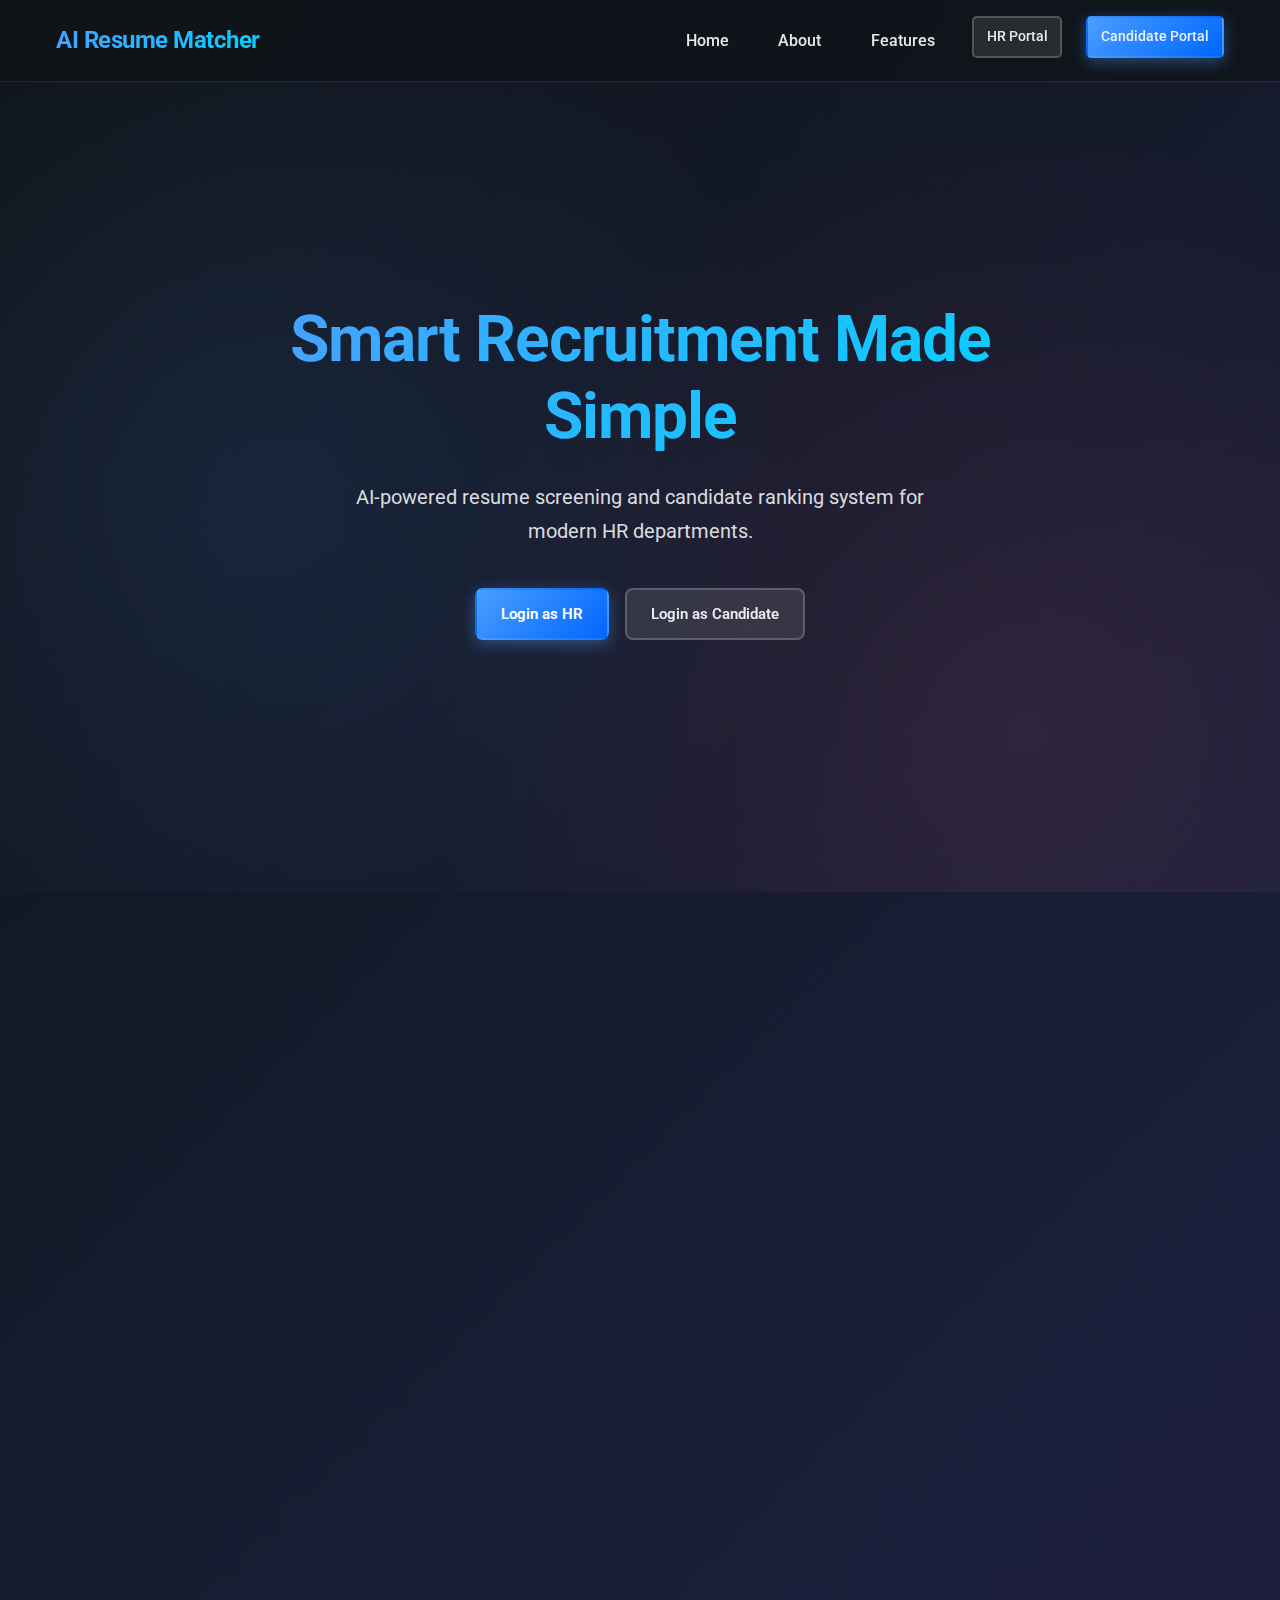
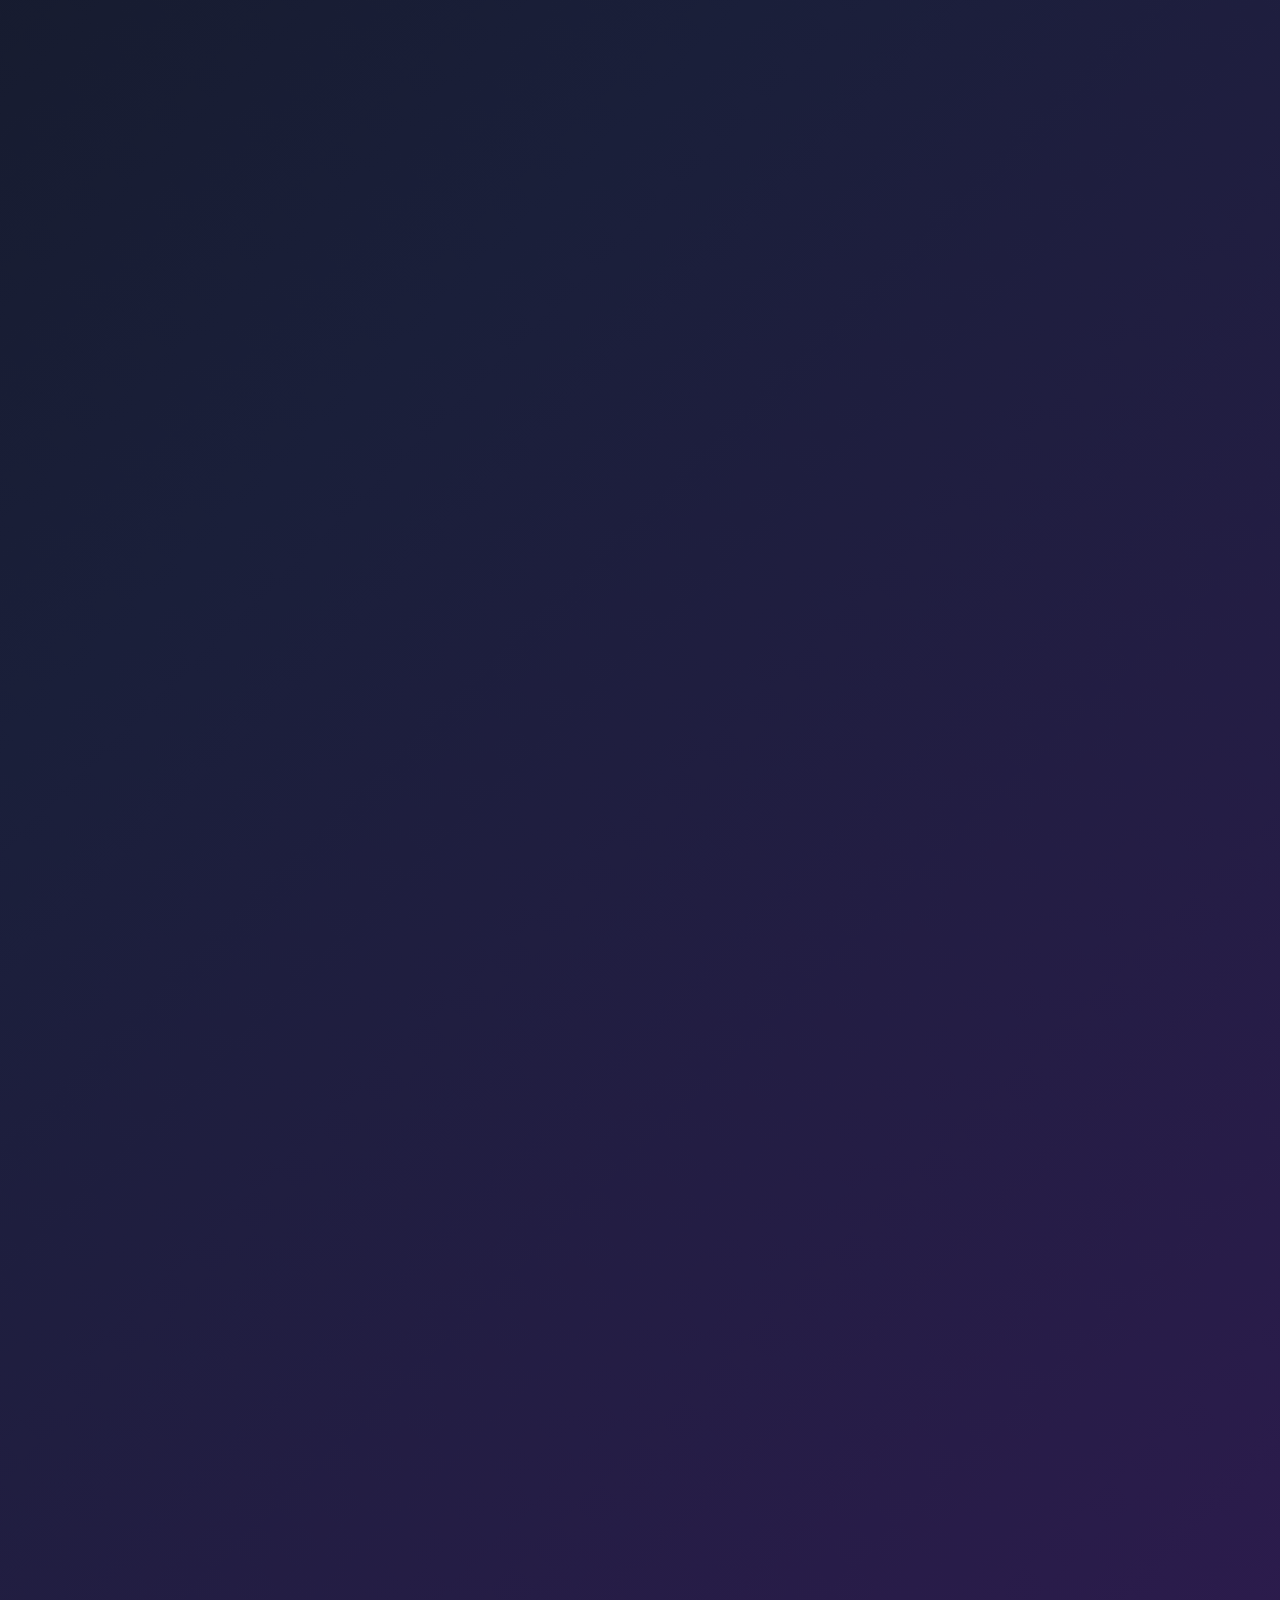
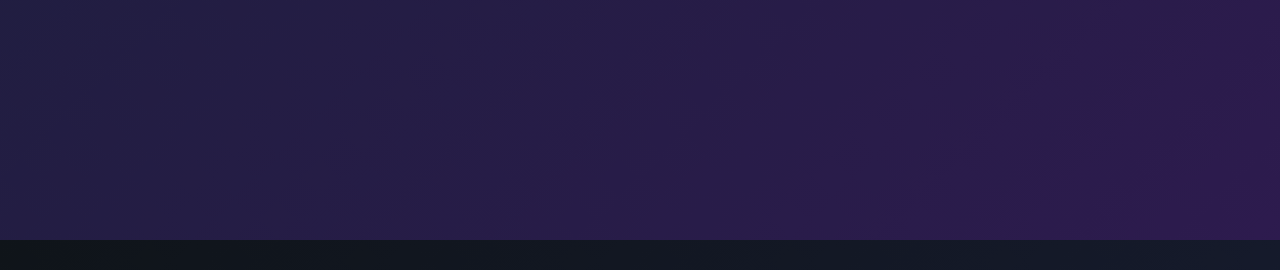
<file: frontend/index.html>
<!DOCTYPE html>
<html lang="en">
<head>
  <meta charset="UTF-8">
  <meta name="viewport" content="width=device-width, initial-scale=1.0">
  <title>AI Resume Matcher</title>
  <link rel="icon" type="image/x-icon" href="/favicon.ico">
  <link rel="stylesheet" href="css/style.css">
  <link href="https://fonts.googleapis.com/css2?family=Roboto:wght@400;500;700&display=swap" rel="stylesheet">
  <meta name="description" content="AI-Based HR Resume Recommender System - Streamline your recruitment process with AI-powered candidate matching">
  <meta name="keywords" content="AI, recruitment, resume matching, HR, candidate ranking">
</head>
<body data-page="landing">

  <!-- Navigation Bar -->
  <nav class="navbar">
    <div class="container navbar-container">
      <div class="nav-brand">
        <a href="#home" class="gradient-text-link"><h2 class="gradient-text">AI Resume Matcher</h2></a>
      </div>
      <ul class="nav-menu">
        <li><a href="#home">Home</a></li>
        <li><a href="#about">About</a></li>
        <li><a href="#features">Features</a></li>
        <li><a href="hr/hr-login.html" class="btn btn-small btn-outline">HR Portal</a></li>
        <li><a href="candidate/candidate-login.html" class="btn btn-small btn-primary">Candidate Portal</a></li>
      </ul>
    </div>
  </nav>

  <!-- Hero Section -->
  <section id="home" class="hero reveal">
    <div class="container">
      <div class="hero-content">
        <h1>Smart Recruitment Made Simple</h1>
        <p class="lead">AI-powered resume screening and candidate ranking system for modern HR departments.</p>
        <div class="hero-buttons">
          <a href="hr/hr-login.html" class="btn btn-primary">Login as HR</a>
          <a href="candidate/candidate-login.html" class="btn">Login as Candidate</a>
        </div>
      </div>
    </div>
  </section>

  <!-- About Section -->
  <section id="about" class="about reveal">
    <div class="container">
      <h2 class="section-title">About the System</h2>
      <div class="about-content">
        <div class="about-text card reveal">
          <h3>Revolutionizing Recruitment with AI</h3>
          <p>Our AI-Based HR Resume Recommender System streamlines the hiring process by automatically analyzing, ranking, and filtering candidate resumes based on job requirements. Using advanced NLP and Machine Learning, we help HR departments save time and make better hiring decisions.</p>
          <p>The system intelligently matches candidates' education levels and skills with job descriptions, ensuring only the most qualified applicants reach your desk.</p>
        </div>
        <div class="about-stats reveal">
          <div class="stat-card">
            <h3>75%</h3>
            <p>Time Saved</p>
          </div>
          <div class="stat-card">
            <h3>95%</h3>
            <p>Accuracy Rate</p>
          </div>
          <div class="stat-card">
            <h3>100+</h3>
            <p>Resumes/Hour</p>
          </div>
        </div>
      </div>
    </div>
  </section>

  <!-- Features Section -->
<section id="features" class="features reveal">
  <div class="container">
    <h2 class="section-title">Key Features</h2>
    <div class="features-grid">
      <div class="feature-card reveal">
        <div class="feature-icon">🤖</div>
        <h3>AI-Powered Ranking</h3>
        <p>Advanced algorithms analyze and rank candidates based on skills and qualifications</p>
      </div>
      <div class="feature-card reveal">
        <div class="feature-icon">⚡</div>
        <h3>Automated Filtering</h3>
        <p>Automatically filter out unqualified candidates to save review time</p>
      </div>
      <div class="feature-card reveal">
        <div class="feature-icon">📊</div>
        <h3>Smart Dashboard</h3>
        <p>Intuitive interface displaying ranked candidates and match percentages</p>
      </div>
      <div class="feature-card reveal">
        <div class="feature-icon">🎯</div>
        <h3>Skill Matching</h3>
        <p>Semantic understanding of skills beyond simple keyword matching</p>
      </div>
      <div class="feature-card reveal">
        <div class="feature-icon">📝</div>
        <h3>Easy Job Posting</h3>
        <p>HR can quickly post job vacancies with detailed requirements</p>
      </div>
      <div class="feature-card reveal">
        <div class="feature-icon">👥</div>
        <h3>Candidate Portal</h3>
        <p>Candidates can browse jobs and submit applications seamlessly</p>
      </div>
    </div>
  </div>
</section>


  <!-- How It Works Section -->
  <section class="how-it-works reveal">
    <div class="container">
      <h2 class="section-title">How It Works</h2>
      <div class="steps">
        <div class="step reveal">
          <div class="step-number">1</div>
          <h3>HR Posts Job</h3>
          <p>Create detailed job postings with required skills and qualifications</p>
        </div>
        <div class="step reveal">
          <div class="step-number">2</div>
          <h3>Candidates Apply</h3>
          <p>Job seekers browse openings and upload their resumes</p>
        </div>
        <div class="step reveal">
          <div class="step-number">3</div>
          <h3>AI Analysis</h3>
          <p>System analyzes resumes using NLP and machine learning</p>
        </div>
        <div class="step reveal">
          <div class="step-number">4</div>
          <h3>View Rankings</h3>
          <p>HR reviews ranked candidates and makes informed decisions</p>
        </div>
      </div>
    </div>
  </section>

  <!-- Footer -->
  <footer class="reveal">
    <div class="container">
      <p>&copy; 2025 AI Resume Matcher. All Rights Reserved.</p>
    </div>
  </footer>

  <script src="js/main.js"></script>
</body>
</html>
</file>
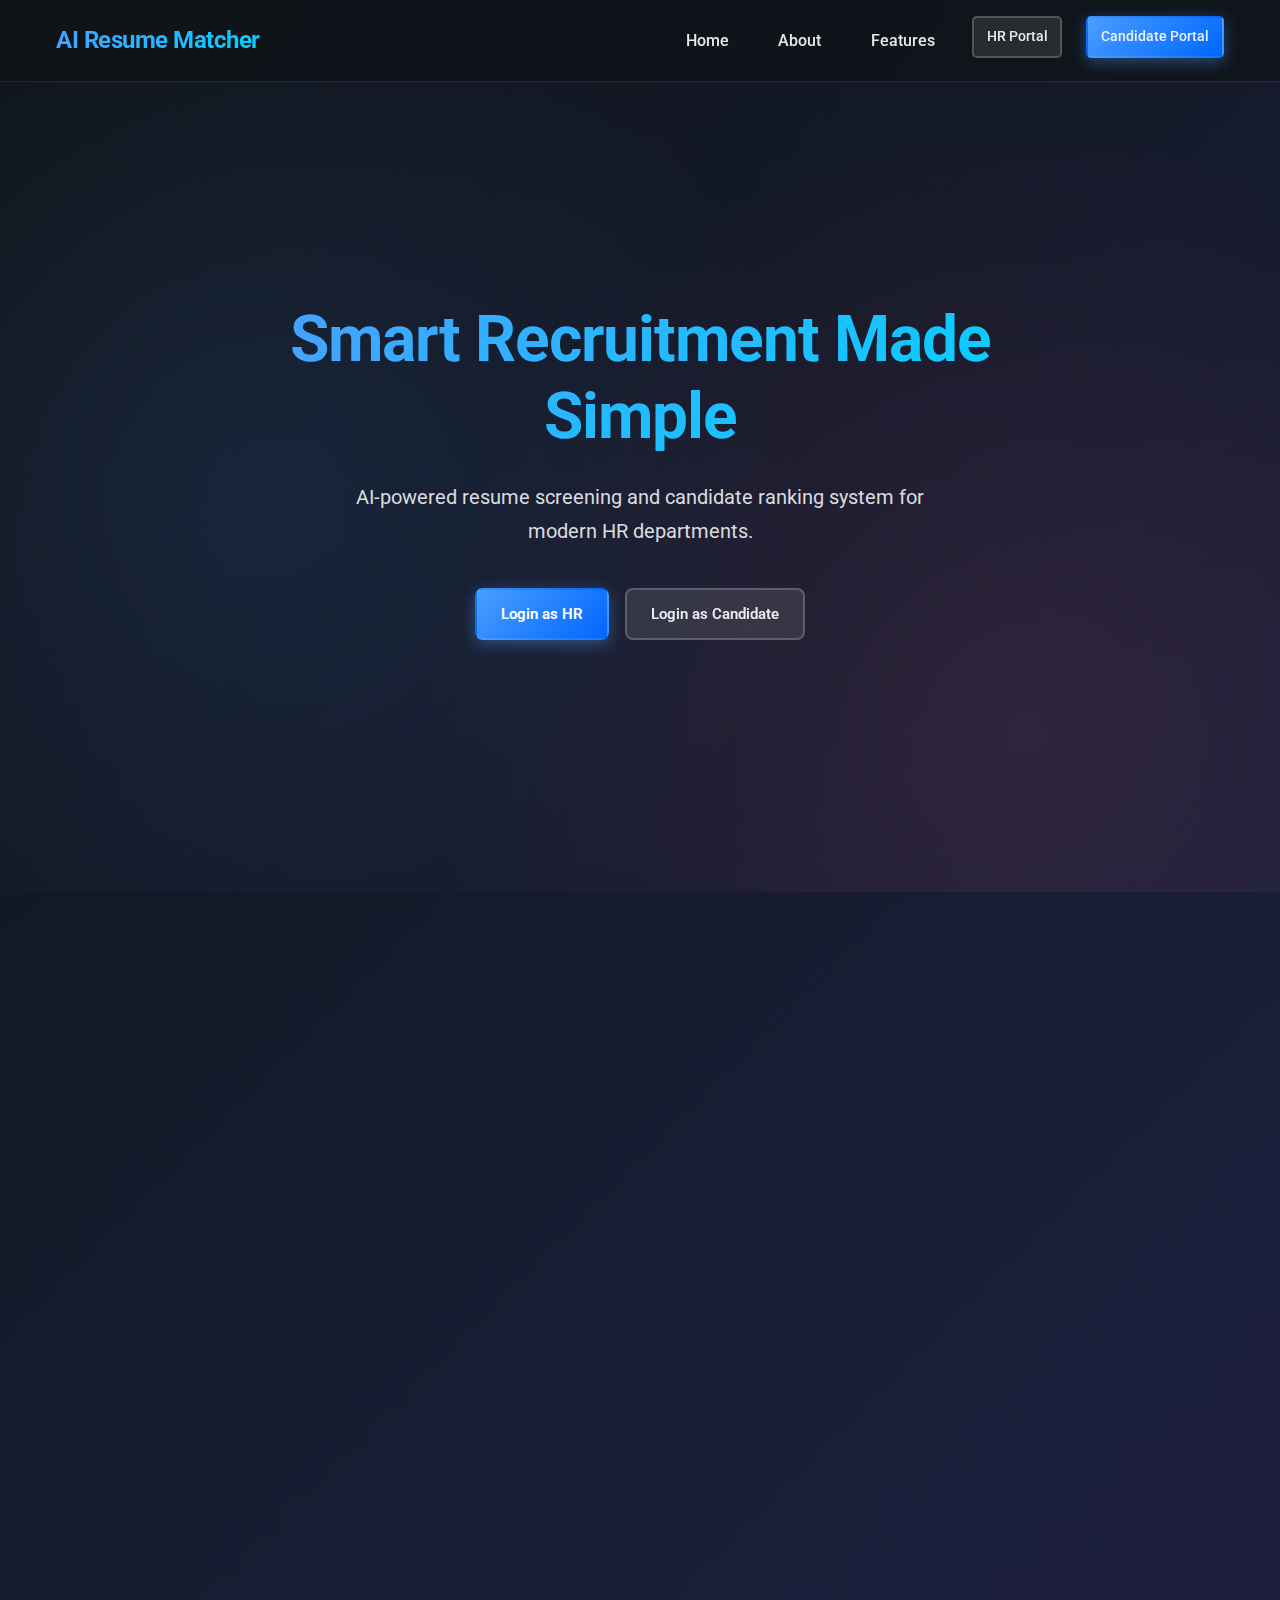
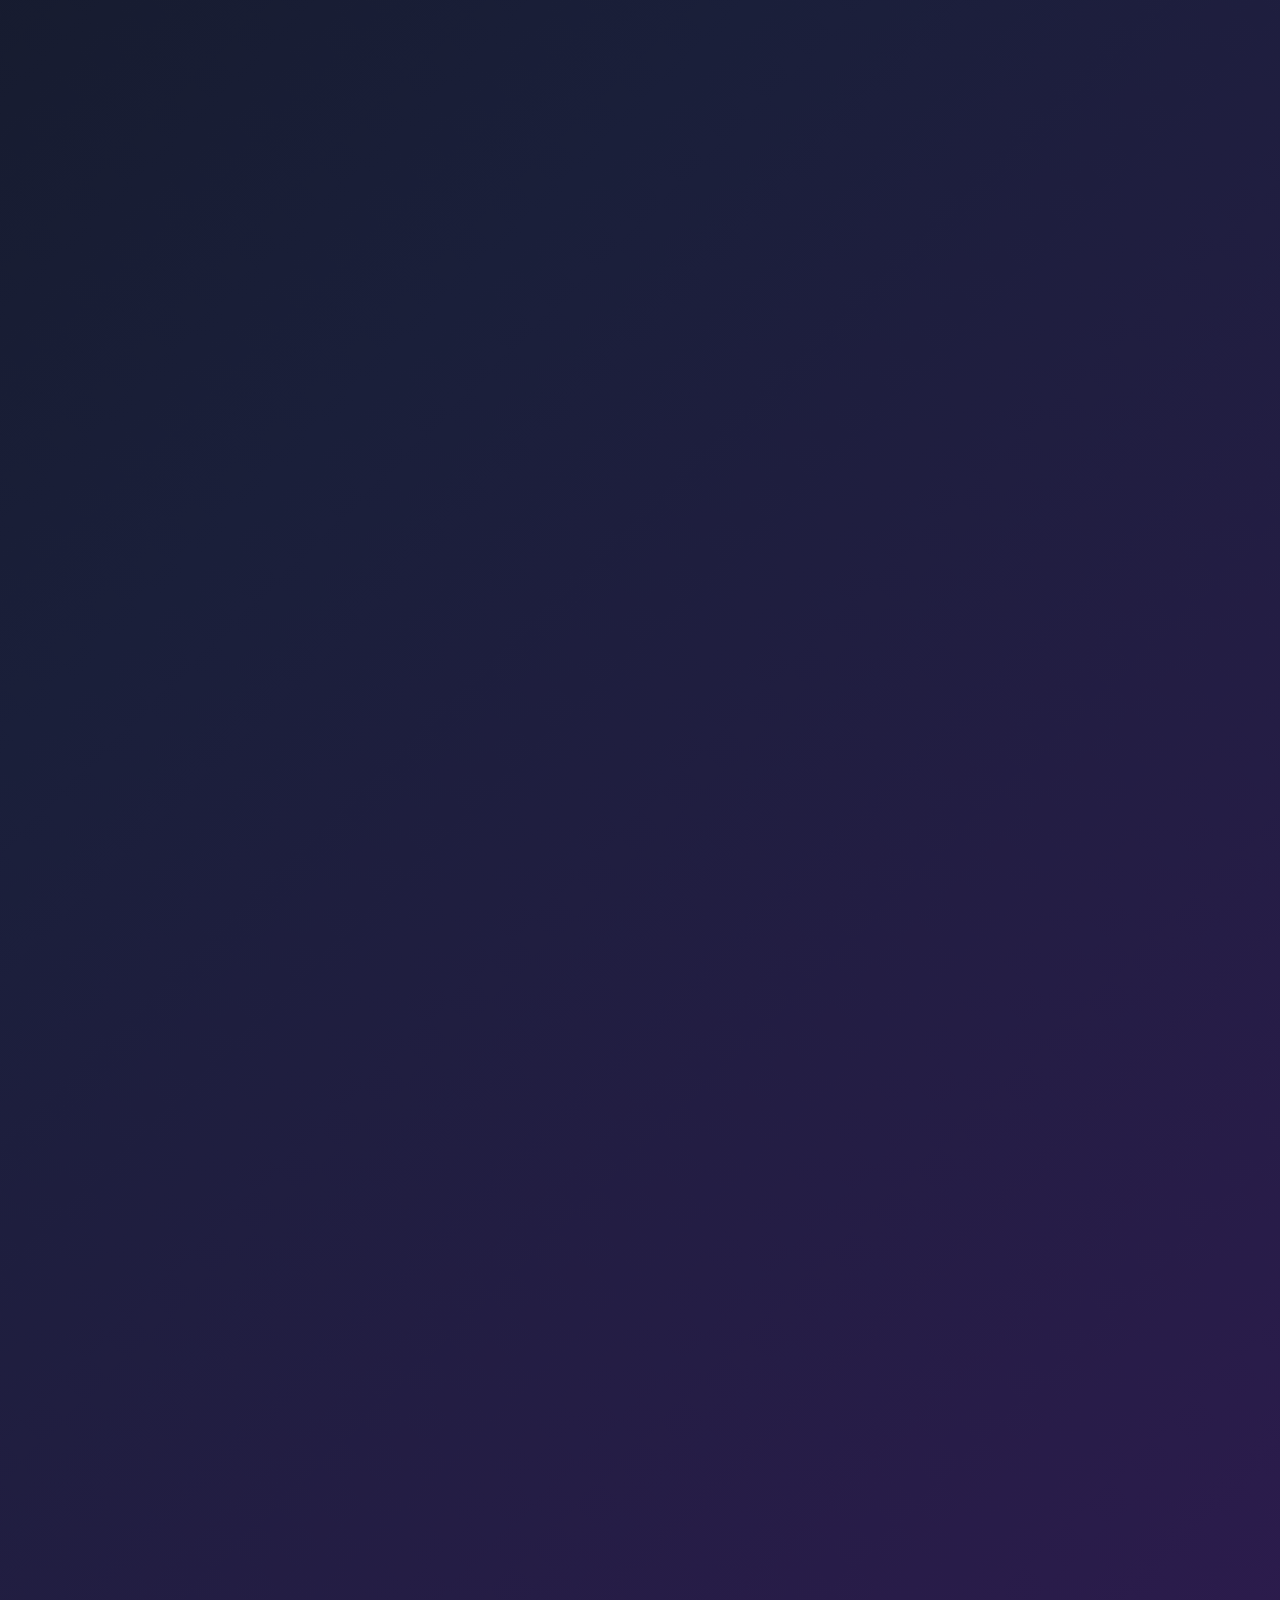
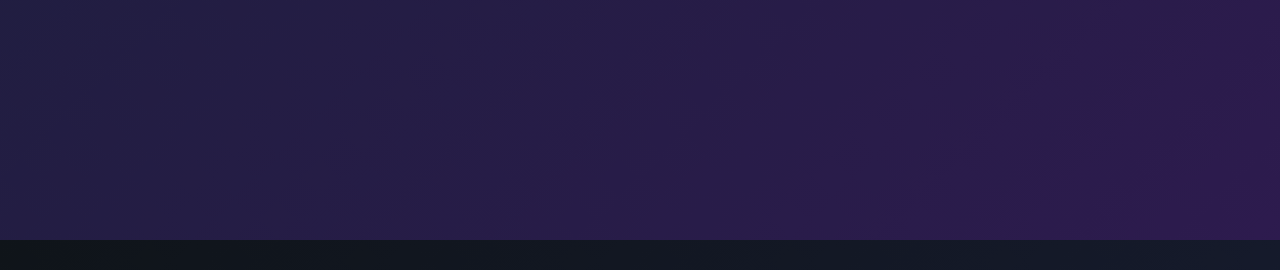
<file: frontend/candidate/applications.html>
<!DOCTYPE html>
<html lang="en">
<head>
  <meta charset="UTF-8">
  <meta name="viewport" content="width=device-width, initial-scale=1.0">
  <title>My Applications - AI Resume Matcher</title>
  <link rel="icon" type="image/x-icon" href="/favicon.ico">
  <link rel="stylesheet" href="../css/style.css">
  <link rel="stylesheet" href="candidate-style.css">
  <link href="https://fonts.googleapis.com/css2?family=Roboto:wght@400;500;700&display=swap" rel="stylesheet">
</head>
<body>
  <!-- Navbar -->
  <nav class="navbar">
    <div class="container navbar-container">
      <div class="nav-brand">
        <a href="../index.html" class="gradient-text-link"><h2 class="gradient-text">AI Resume Matcher</h2></a>
      </div>
      <ul class="nav-menu">
        <li><a href="job-listing.html">Browse Jobs</a></li>
        <li><a href="resume-upload.html">My Resume</a></li>
        <li><a href="applications.html" class="active">My Applications</a></li>
        <li><a href="#" id="logoutBtn">Logout</a></li>
      </ul>
    </div>
  </nav>

  <!-- Applications Content -->
  <div class="page-container">
    <div class="container">
      <div class="page-header">
        <h1>My Applications</h1>
        <p>Track your job applications and view AI match scores</p>
      </div>

      <!-- Filter Section -->
      <div class="filter-section" style="margin-bottom: 2rem;">
        <div style="display: flex; gap: 1rem; align-items: center;">
          <label for="statusFilter" style="color: rgba(255,255,255,0.9); font-weight: 500;">Filter by Status:</label>
          <select id="statusFilter" style="padding: 0.5rem 1rem; border-radius: 8px; border: 1px solid rgba(255,255,255,0.2); background: rgba(255,255,255,0.1); color: white;">
            <option value="ALL">All Applications</option>
            <option value="PENDING">Pending</option>
            <option value="REVIEWED">Reviewed</option>
            <option value="SHORTLISTED">Shortlisted</option>
            <option value="REJECTED">Rejected</option>
          </select>
          <span id="applicationCount" style="color: rgba(255,255,255,0.7); margin-left: auto;"></span>
        </div>
      </div>

      <!-- Loading State -->
      <div id="loadingState" style="display: none; text-align: center; padding: 3rem;">
        <div class="spinner" style="margin: 0 auto; width: 50px; height: 50px; border: 4px solid rgba(255,255,255,0.1); border-top: 4px solid #4a9eff; border-radius: 50%; animation: spin 1s linear infinite;"></div>
        <p style="color: rgba(255,255,255,0.7); margin-top: 1rem;">Loading your applications...</p>
      </div>

      <!-- Applications Grid -->
      <div id="applicationsGrid" class="applications-grid">
        <!-- Applications will be populated here -->
      </div>

      <!-- Empty State -->
      <div id="emptyState" style="display: none; text-align: center; padding: 3rem;">
        <div style="font-size: 4rem; margin-bottom: 1rem;">📋</div>
        <h3 style="color: rgba(255,255,255,0.9); margin-bottom: 0.5rem;">No Applications Yet</h3>
        <p style="color: rgba(255,255,255,0.6); margin-bottom: 1.5rem;">Start applying to jobs to see them here!</p>
        <a href="job-listing.html" class="btn btn-primary">Browse Jobs</a>
      </div>
    </div>
  </div>

  <style>
    @keyframes spin {
      to { transform: rotate(360deg); }
    }

    .applications-grid {
      display: grid;
      grid-template-columns: repeat(auto-fill, minmax(400px, 1fr));
      gap: 1.5rem;
    }

    .application-card {
      background: rgba(255, 255, 255, 0.05);
      border: 1px solid rgba(255, 255, 255, 0.1);
      border-radius: 12px;
      padding: 1.5rem;
      transition: all 0.3s ease;
    }

    .application-card:hover {
      background: rgba(255, 255, 255, 0.08);
      border-color: rgba(74, 158, 255, 0.5);
      transform: translateY(-2px);
      box-shadow: 0 8px 16px rgba(0, 0, 0, 0.2);
    }

    .app-header {
      display: flex;
      justify-content: space-between;
      align-items: start;
      margin-bottom: 1rem;
    }

    .app-title {
      color: #fff;
      font-size: 1.25rem;
      font-weight: 600;
      margin-bottom: 0.5rem;
    }

    .status-badge {
      padding: 0.25rem 0.75rem;
      border-radius: 20px;
      font-size: 0.75rem;
      font-weight: 600;
      text-transform: uppercase;
    }

    .status-PENDING { background: rgba(255, 193, 7, 0.2); color: #ffc107; }
    .status-REVIEWED { background: rgba(33, 150, 243, 0.2); color: #2196F3; }
    .status-SHORTLISTED { background: rgba(76, 175, 80, 0.2); color: #4CAF50; }
    .status-REJECTED { background: rgba(244, 67, 54, 0.2); color: #f44336; }

    .app-meta {
      color: rgba(255, 255, 255, 0.6);
      font-size: 0.9rem;
      margin-bottom: 1rem;
    }

    .score-section {
      background: rgba(74, 158, 255, 0.1);
      border-radius: 8px;
      padding: 1rem;
      margin-bottom: 1rem;
    }

    .score-label {
      color: rgba(255, 255, 255, 0.7);
      font-size: 0.85rem;
      margin-bottom: 0.5rem;
    }

    .score-value {
      color: #4a9eff;
      font-size: 2rem;
      font-weight: 700;
    }

    .score-breakdown {
      display: grid;
      grid-template-columns: repeat(3, 1fr);
      gap: 0.5rem;
      margin-top: 0.75rem;
    }

    .score-item {
      text-align: center;
    }

    .score-item-label {
      color: rgba(255, 255, 255, 0.5);
      font-size: 0.75rem;
    }

    .score-item-value {
      color: rgba(255, 255, 255, 0.9);
      font-size: 1.1rem;
      font-weight: 600;
    }

    .app-actions {
      display: flex;
      gap: 0.5rem;
    }

    .btn-small {
      padding: 0.5rem 1rem;
      font-size: 0.9rem;
      flex: 1;
    }
  </style>

  <script src="../config.js"></script>
  <script src="../js/auth.js"></script>
  <script>
    // Protect this page - require authentication
    window.auth.requireAuth();
  </script>
  <script src="applications.js"></script>
  <script src="candidate-main.js"></script>
</body>
</html>
</file>
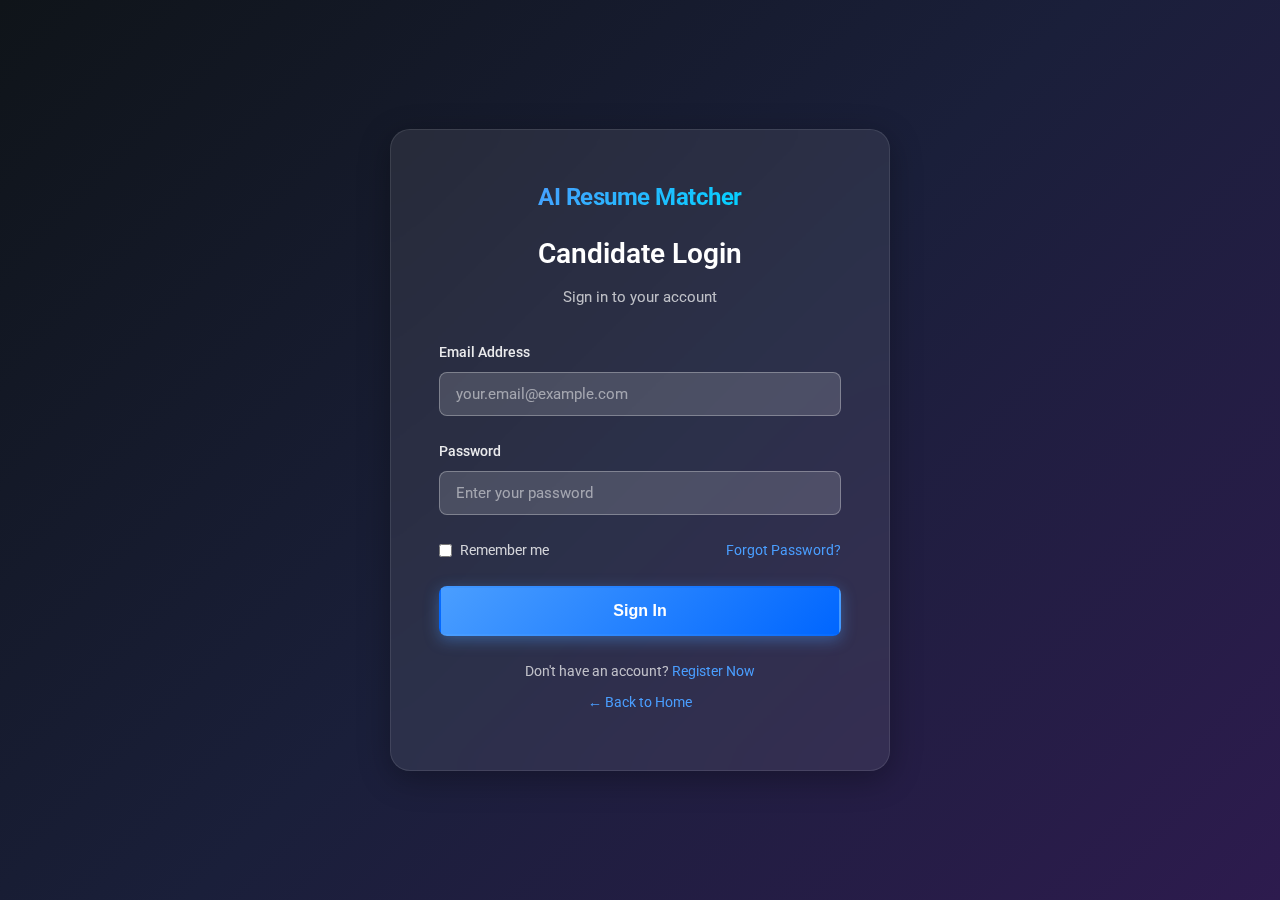
<file: frontend/candidate/candidate-login.html>
<!DOCTYPE html>
<html lang="en">
<head>
  <meta charset="UTF-8">
  <meta name="viewport" content="width=device-width, initial-scale=1.0">
  <title>Candidate Login - AI Resume Matcher</title>
  <link rel="icon" type="image/x-icon" href="/favicon.ico">
  <link rel="stylesheet" href="../css/style.css">
  <link rel="stylesheet" href="candidate-style.css">
  <link href="https://fonts.googleapis.com/css2?family=Roboto:wght@400;500;700&display=swap" rel="stylesheet">
</head>
<body>
  <div class="login-container">
    <div class="login-card">
      <div class="login-header">
        <a href="../index.html" class="logo-link">
          <h2 class="gradient-text">AI Resume Matcher</h2>
        </a>
        <h3>Candidate Login</h3>
        <p>Sign in to your account</p>
      </div>
      
      <form class="login-form" id="candidateLoginForm">
        <div class="form-group">
          <label for="email">Email Address</label>
          <input type="email" id="email" name="email" placeholder="your.email@example.com" required>
        </div>
        
        <div class="form-group">
          <label for="password">Password</label>
          <input type="password" id="password" name="password" placeholder="Enter your password" required>
        </div>
        
        <div class="form-options">
          <label class="checkbox-label">
            <input type="checkbox" name="remember">
            <span>Remember me</span>
          </label>
          <a href="#" class="forgot-link">Forgot Password?</a>
        </div>
        
        <button type="submit" class="btn btn-primary btn-full">Sign In</button>
      </form>
      
      <div class="login-footer">
        <p>Don't have an account? <a href="candidate-register.html">Register Now</a></p>
        <p><a href="../index.html">← Back to Home</a></p>
      </div>
    </div>
  </div>

  <script src="../config.js"></script>
  <script src="../js/auth.js"></script>
  <script src="candidate-main.js"></script>
</body>
</html>
</file>
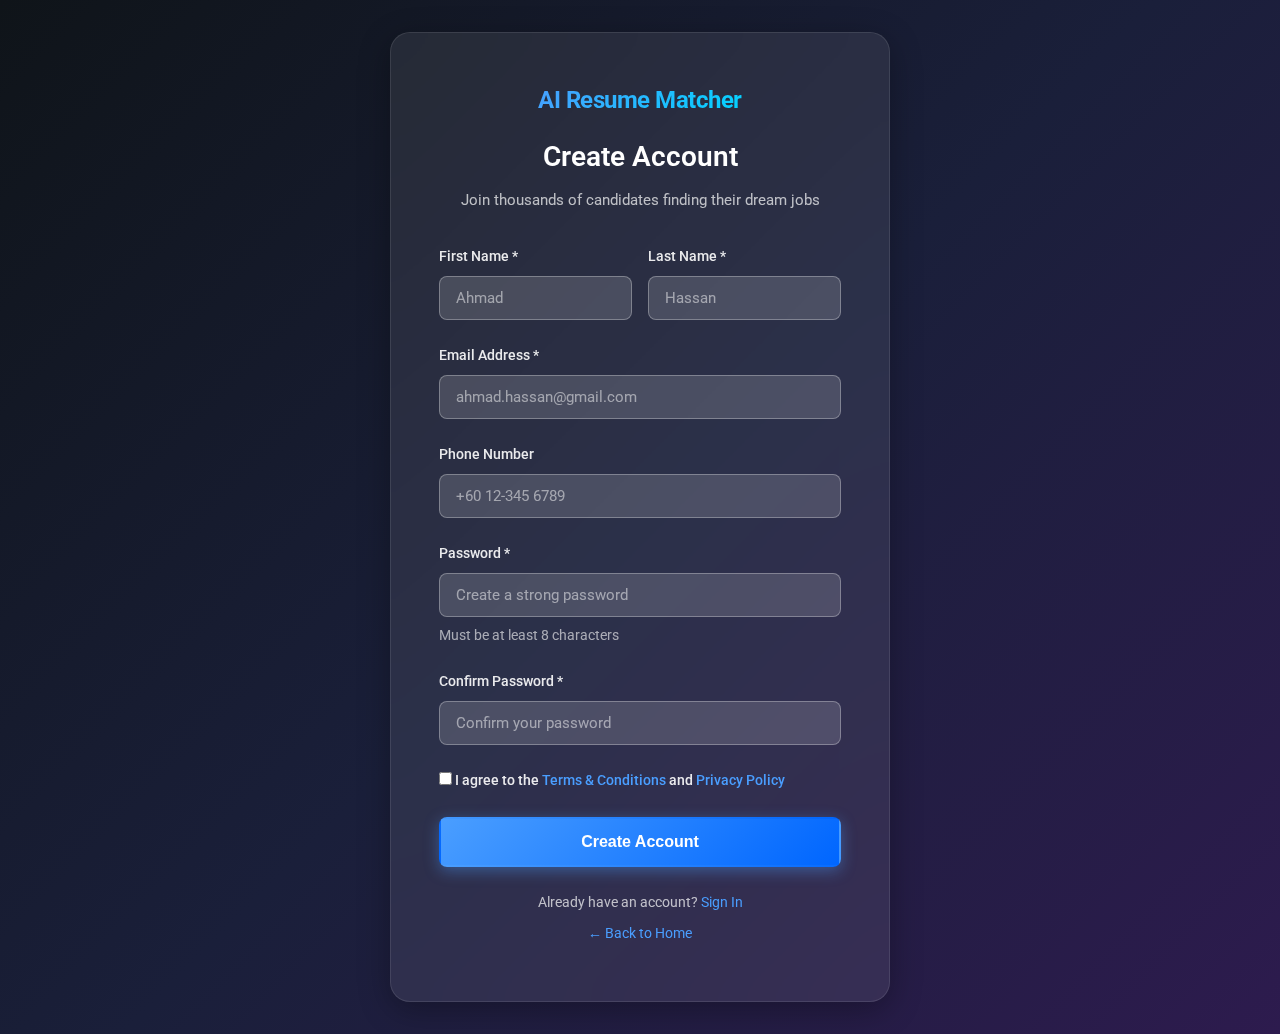
<file: frontend/candidate/candidate-register.html>
<!DOCTYPE html>
<html lang="en">
<head>
  <meta charset="UTF-8">
  <meta name="viewport" content="width=device-width, initial-scale=1.0">
  <title>Candidate Registration - AI Resume Matcher</title>
  <link rel="icon" type="image/x-icon" href="/favicon.ico">
  <link rel="stylesheet" href="../css/style.css">
  <link rel="stylesheet" href="candidate-style.css">
  <link href="https://fonts.googleapis.com/css2?family=Roboto:wght@400;500;700&display=swap" rel="stylesheet">
</head>
<body>
  <div class="login-container">
    <div class="login-card">
      <div class="login-header">
        <a href="../index.html" class="logo-link">
          <h2 class="gradient-text">AI Resume Matcher</h2>
        </a>
        <h3>Create Account</h3>
        <p>Join thousands of candidates finding their dream jobs</p>
      </div>
      
      <form class="login-form" id="registerForm">
        <div class="form-row">
          <div class="form-group">
            <label for="firstName">First Name *</label>
            <input type="text" id="firstName" name="firstName" placeholder="Ahmad" required>
          </div>
          
          <div class="form-group">
            <label for="lastName">Last Name *</label>
            <input type="text" id="lastName" name="lastName" placeholder="Hassan" required>
          </div>
        </div>
        
        <div class="form-group">
          <label for="email">Email Address *</label>
          <input type="email" id="email" name="email" placeholder="ahmad.hassan@gmail.com" required>
        </div>
        
        <div class="form-group">
          <label for="phone">Phone Number</label>
          <input type="tel" id="phone" name="phone" placeholder="+60 12-345 6789">
        </div>
        
        <div class="form-group">
          <label for="password">Password *</label>
          <input type="password" id="password" name="password" placeholder="Create a strong password" required>
          <small>Must be at least 8 characters</small>
        </div>
        
        <div class="form-group">
          <label for="confirmPassword">Confirm Password *</label>
          <input type="password" id="confirmPassword" name="confirmPassword" placeholder="Confirm your password" required>
        </div>
        
        <div class="form-group">
          <label class="checkbox-label">
            <input type="checkbox" name="terms" required>
            <span>I agree to the <a href="#">Terms & Conditions</a> and <a href="#">Privacy Policy</a></span>
          </label>
        </div>
        
        <button type="submit" class="btn btn-primary btn-full">Create Account</button>
      </form>
      
      <div class="login-footer">
        <p>Already have an account? <a href="candidate-login.html">Sign In</a></p>
        <p><a href="../index.html">← Back to Home</a></p>
      </div>
    </div>
  </div>

  <script src="../config.js"></script>
  <script src="../js/auth.js"></script>
  <script src="candidate-main.js"></script>
</body>
</html>
</file>
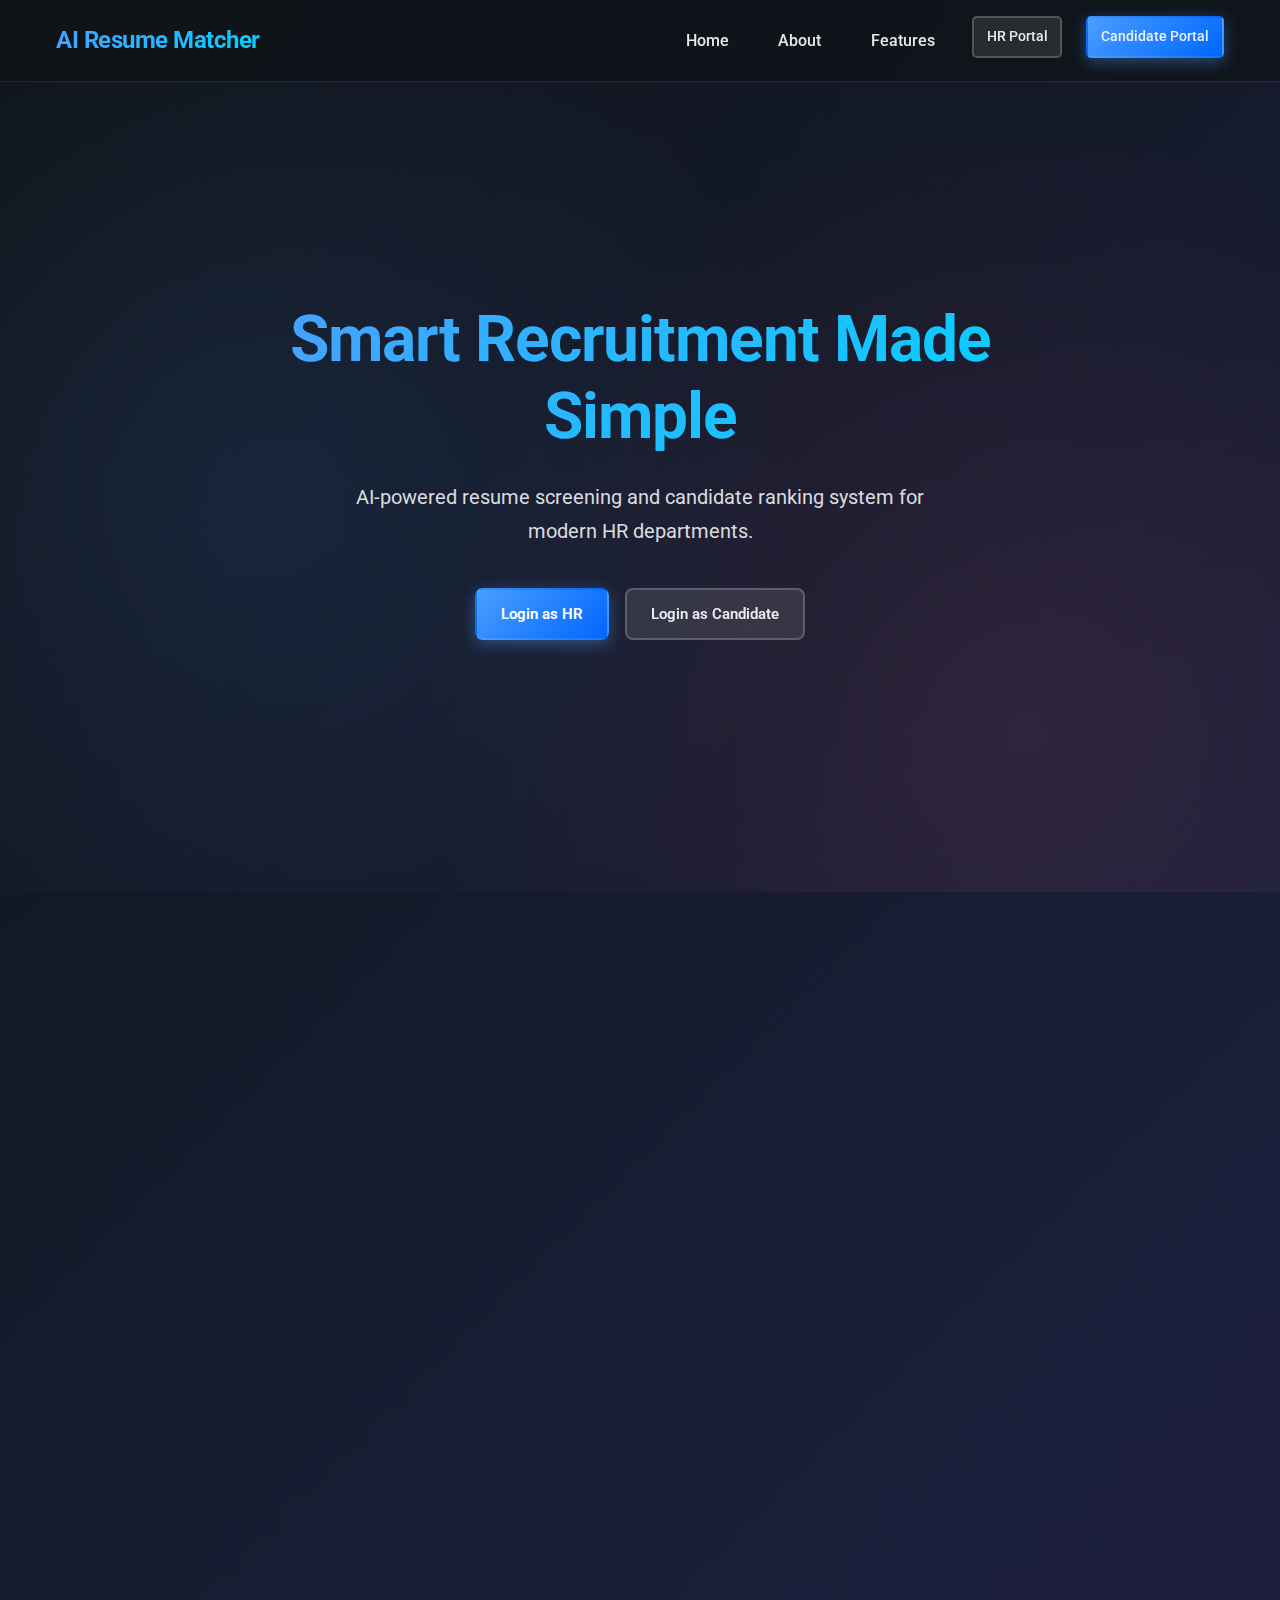
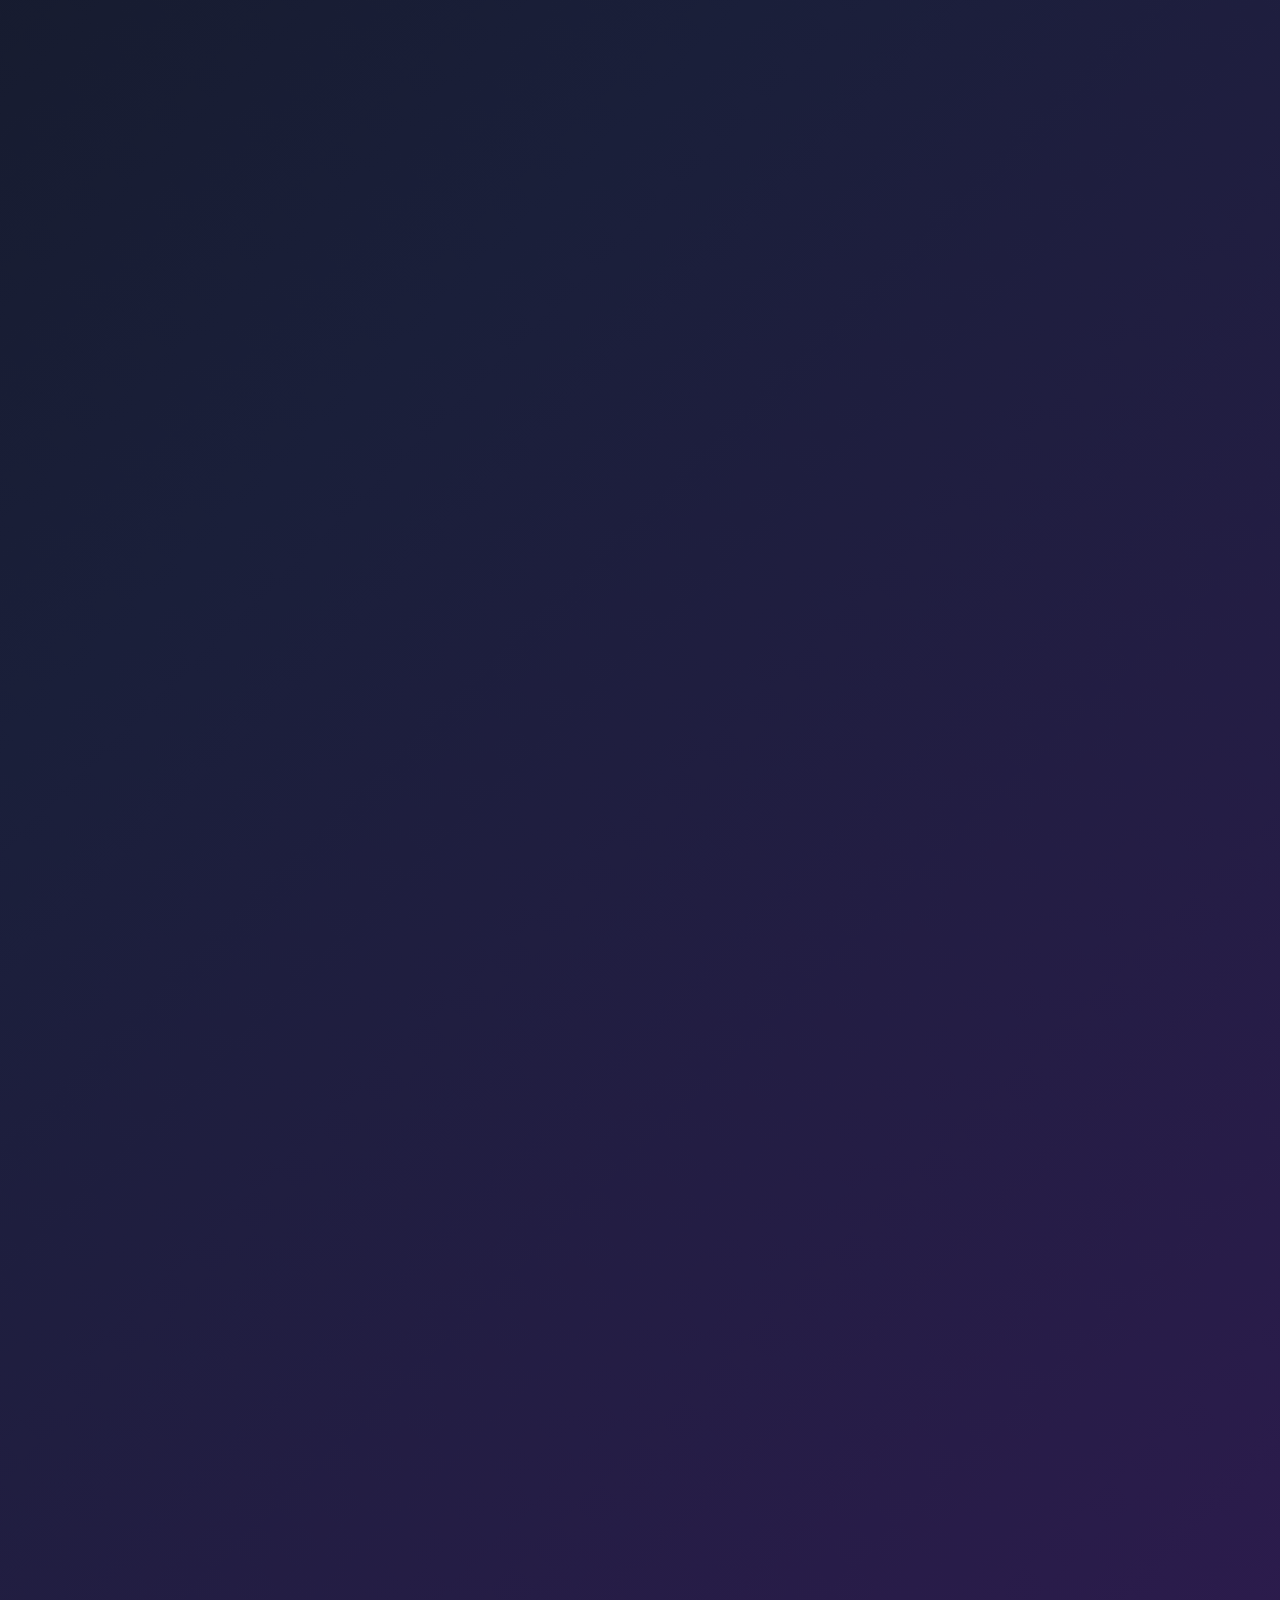
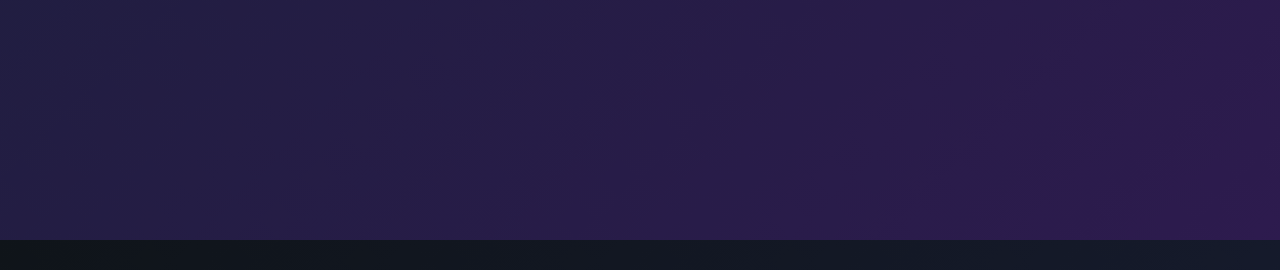
<file: frontend/candidate/job-listing.html>
<!DOCTYPE html>
<html lang="en">
<head>
  <meta charset="UTF-8">
  <meta name="viewport" content="width=device-width, initial-scale=1.0">
  <title>Job Listings - AI Resume Matcher</title>
  <link rel="icon" type="image/x-icon" href="/favicon.ico">
  <link rel="stylesheet" href="../css/style.css">
  <link rel="stylesheet" href="candidate-style.css">
  <link href="https://fonts.googleapis.com/css2?family=Roboto:wght@400;500;700&display=swap" rel="stylesheet">
</head>
<body>
  <!-- Navbar -->
  <nav class="navbar">
    <div class="container navbar-container">
      <div class="nav-brand">
        <a href="../index.html" class="gradient-text-link"><h2 class="gradient-text">AI Resume Matcher</h2></a>
      </div>
      <ul class="nav-menu">
        <li><a href="job-listing.html" class="active">Browse Jobs</a></li>
        <li><a href="resume-upload.html">My Resume</a></li>
        <li><a href="applications.html">My Applications</a></li>
        <li><a href="../index.html">Logout</a></li>
      </ul>
    </div>
  </nav>

  <!-- Job Listings Content -->
  <div class="page-container">
    <div class="container">
      <div class="page-header">
        <h1>Browse Job Opportunities</h1>
        <p>Find your perfect match from hundreds of available positions</p>
      </div>

      <!-- Search and Filter -->
      <div class="search-filter-section">
        <div class="search-box">
          <input type="text" placeholder="Search jobs by title, skills, or company..." class="search-input">
          <button class="search-btn">🔍</button>
        </div>
        <div class="filter-buttons">
          <select class="filter-select">
            <option value="all">All Categories</option>
            <option value="engineering">Engineering</option>
            <option value="marketing">Marketing</option>
            <option value="sales">Sales</option>
            <option value="design">Design</option>
          </select>
          <select class="filter-select">
            <option value="all">All Locations</option>
            <option value="remote">Remote</option>
            <option value="new-york">New York</option>
            <option value="san-francisco">San Francisco</option>
          </select>
        </div>
      </div>

      <!-- Job Cards -->
      <div class="jobs-grid">
        <div class="job-card">
          <div class="job-header">
            <div class="job-title-section">
              <h3>Senior Software Engineer</h3>
              <p class="company-name">Tech Innovations Inc.</p>
            </div>
            <span class="job-type">Full-time</span>
          </div>
          <div class="job-details">
            <div class="job-detail-item">
              <span class="detail-icon">📍</span>
              <span>Remote / New York, NY</span>
            </div>
            <div class="job-detail-item">
              <span class="detail-icon">💰</span>
              <span>$100,000 - $150,000</span>
            </div>
            <div class="job-detail-item">
              <span class="detail-icon">📅</span>
              <span>Posted 2 days ago</span>
            </div>
          </div>
          <div class="job-skills">
            <span class="skill-badge">JavaScript</span>
            <span class="skill-badge">React</span>
            <span class="skill-badge">Node.js</span>
            <span class="skill-badge">AWS</span>
          </div>
          <div class="job-description">
            <p>We're looking for an experienced software engineer to join our growing team. You'll work on cutting-edge products and collaborate with talented developers.</p>
          </div>
          <div class="job-actions">
            <button class="btn btn-outline btn-small">View Details</button>
            <button class="btn btn-primary btn-small">Apply Now</button>
          </div>
        </div>

        <div class="job-card">
          <div class="job-header">
            <div class="job-title-section">
              <h3>Data Analyst</h3>
              <p class="company-name">Data Solutions Corp</p>
            </div>
            <span class="job-type">Full-time</span>
          </div>
          <div class="job-details">
            <div class="job-detail-item">
              <span class="detail-icon">📍</span>
              <span>San Francisco, CA</span>
            </div>
            <div class="job-detail-item">
              <span class="detail-icon">💰</span>
              <span>$80,000 - $110,000</span>
            </div>
            <div class="job-detail-item">
              <span class="detail-icon">📅</span>
              <span>Posted 5 days ago</span>
            </div>
          </div>
          <div class="job-skills">
            <span class="skill-badge">SQL</span>
            <span class="skill-badge">Python</span>
            <span class="skill-badge">Tableau</span>
            <span class="skill-badge">Excel</span>
          </div>
          <div class="job-description">
            <p>Join our analytics team to help drive data-driven decisions. Work with large datasets and create insightful visualizations.</p>
          </div>
          <div class="job-actions">
            <button class="btn btn-outline btn-small">View Details</button>
            <button class="btn btn-primary btn-small">Apply Now</button>
          </div>
        </div>

        <div class="job-card">
          <div class="job-header">
            <div class="job-title-section">
              <h3>Product Manager</h3>
              <p class="company-name">Innovate Labs</p>
            </div>
            <span class="job-type">Full-time</span>
          </div>
          <div class="job-details">
            <div class="job-detail-item">
              <span class="detail-icon">📍</span>
              <span>Remote</span>
            </div>
            <div class="job-detail-item">
              <span class="detail-icon">💰</span>
              <span>$120,000 - $160,000</span>
            </div>
            <div class="job-detail-item">
              <span class="detail-icon">📅</span>
              <span>Posted 1 week ago</span>
            </div>
          </div>
          <div class="job-skills">
            <span class="skill-badge">Product Strategy</span>
            <span class="skill-badge">Agile</span>
            <span class="skill-badge">Analytics</span>
          </div>
          <div class="job-description">
            <p>Lead product initiatives from conception to launch. Work closely with engineering, design, and business teams to deliver exceptional products.</p>
          </div>
          <div class="job-actions">
            <button class="btn btn-outline btn-small">View Details</button>
            <button class="btn btn-primary btn-small">Apply Now</button>
          </div>
        </div>

        <div class="job-card">
          <div class="job-header">
            <div class="job-title-section">
              <h3>UX Designer</h3>
              <p class="company-name">Creative Studio</p>
            </div>
            <span class="job-type">Contract</span>
          </div>
          <div class="job-details">
            <div class="job-detail-item">
              <span class="detail-icon">📍</span>
              <span>Los Angeles, CA</span>
            </div>
            <div class="job-detail-item">
              <span class="detail-icon">💰</span>
              <span>$70,000 - $90,000</span>
            </div>
            <div class="job-detail-item">
              <span class="detail-icon">📅</span>
              <span>Posted 3 days ago</span>
            </div>
          </div>
          <div class="job-skills">
            <span class="skill-badge">Figma</span>
            <span class="skill-badge">User Research</span>
            <span class="skill-badge">Prototyping</span>
          </div>
          <div class="job-description">
            <p>Create beautiful and intuitive user experiences. Collaborate with cross-functional teams to design products that users love.</p>
          </div>
          <div class="job-actions">
            <button class="btn btn-outline btn-small">View Details</button>
            <button class="btn btn-primary btn-small">Apply Now</button>
          </div>
        </div>
      </div>
    </div>
  </div>

  <!-- Load JavaScript -->
  <script src="../config.js"></script>
  <script src="../js/auth.js"></script>
  <script>
    // Protect this page - require authentication
    window.auth.requireAuth();
  </script>
  <script src="job-api.js"></script>
  <script src="candidate-main.js"></script>
</body>
</html>
</file>
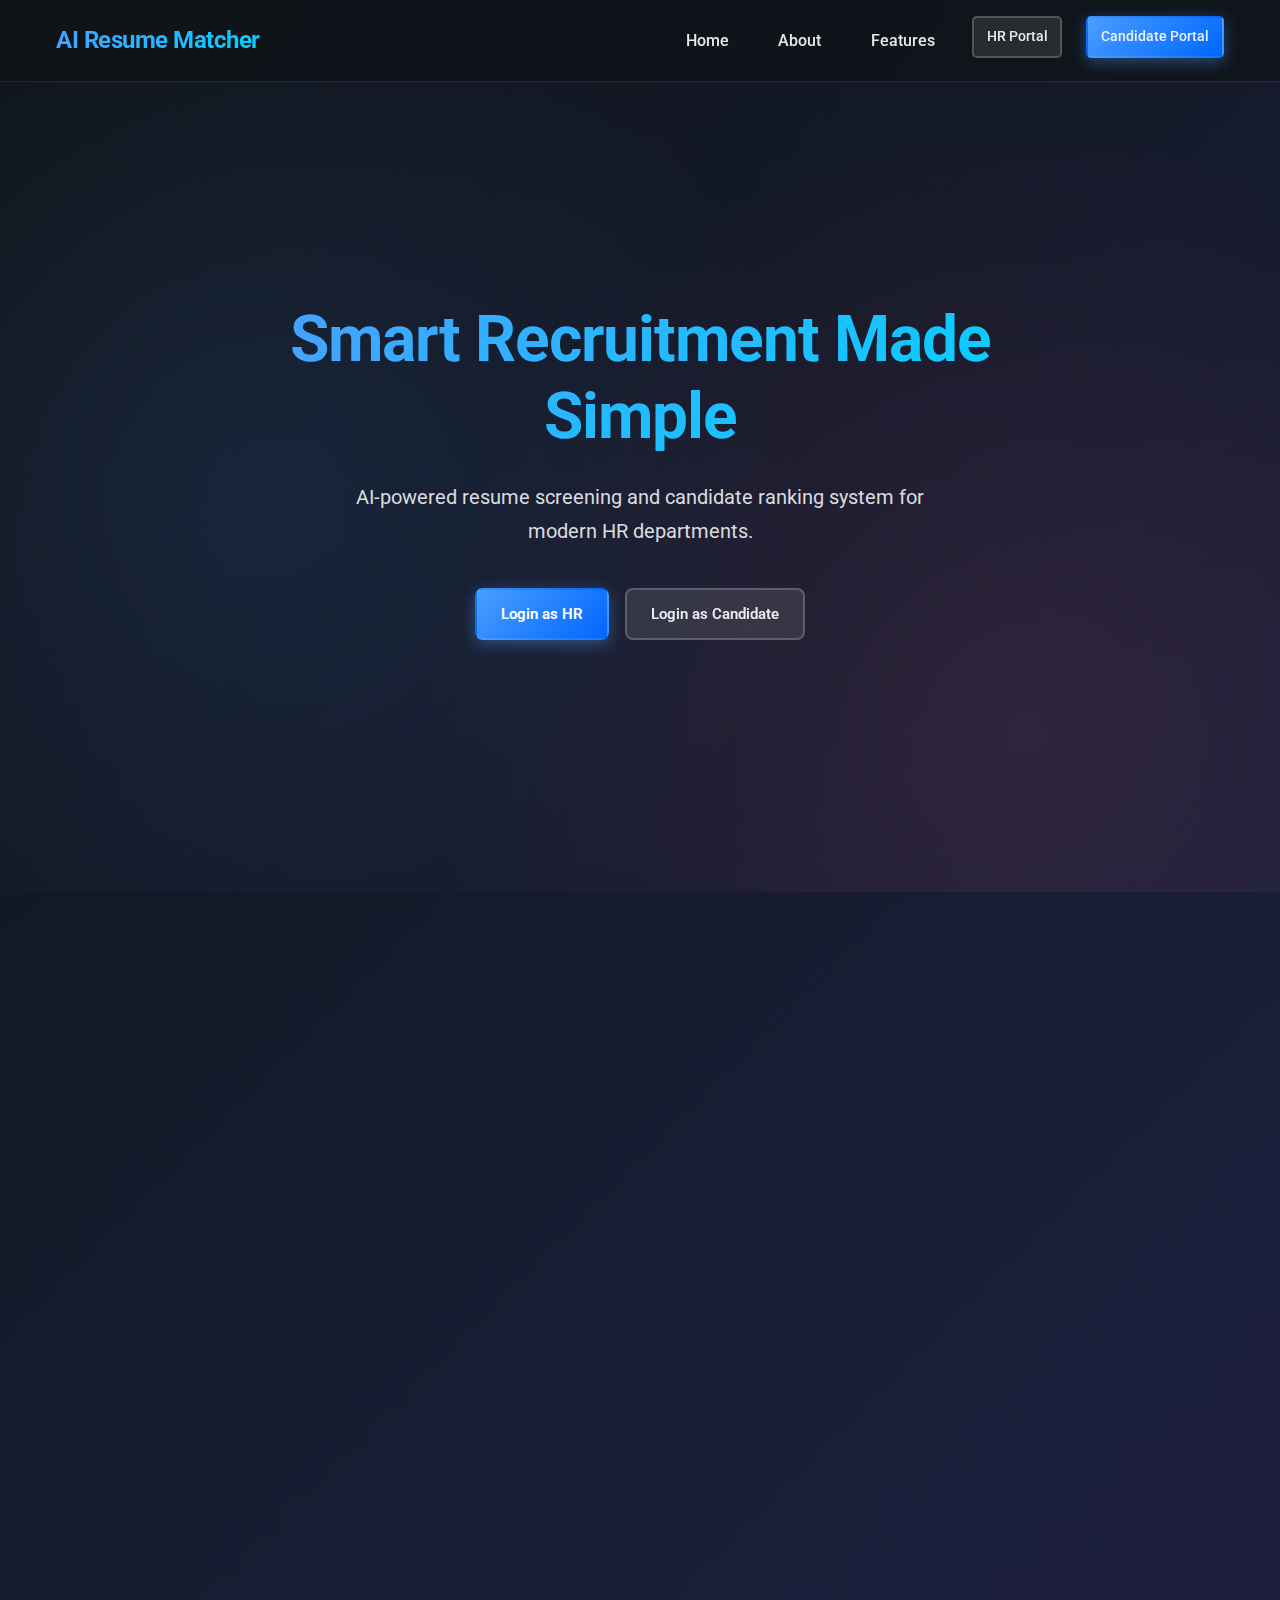
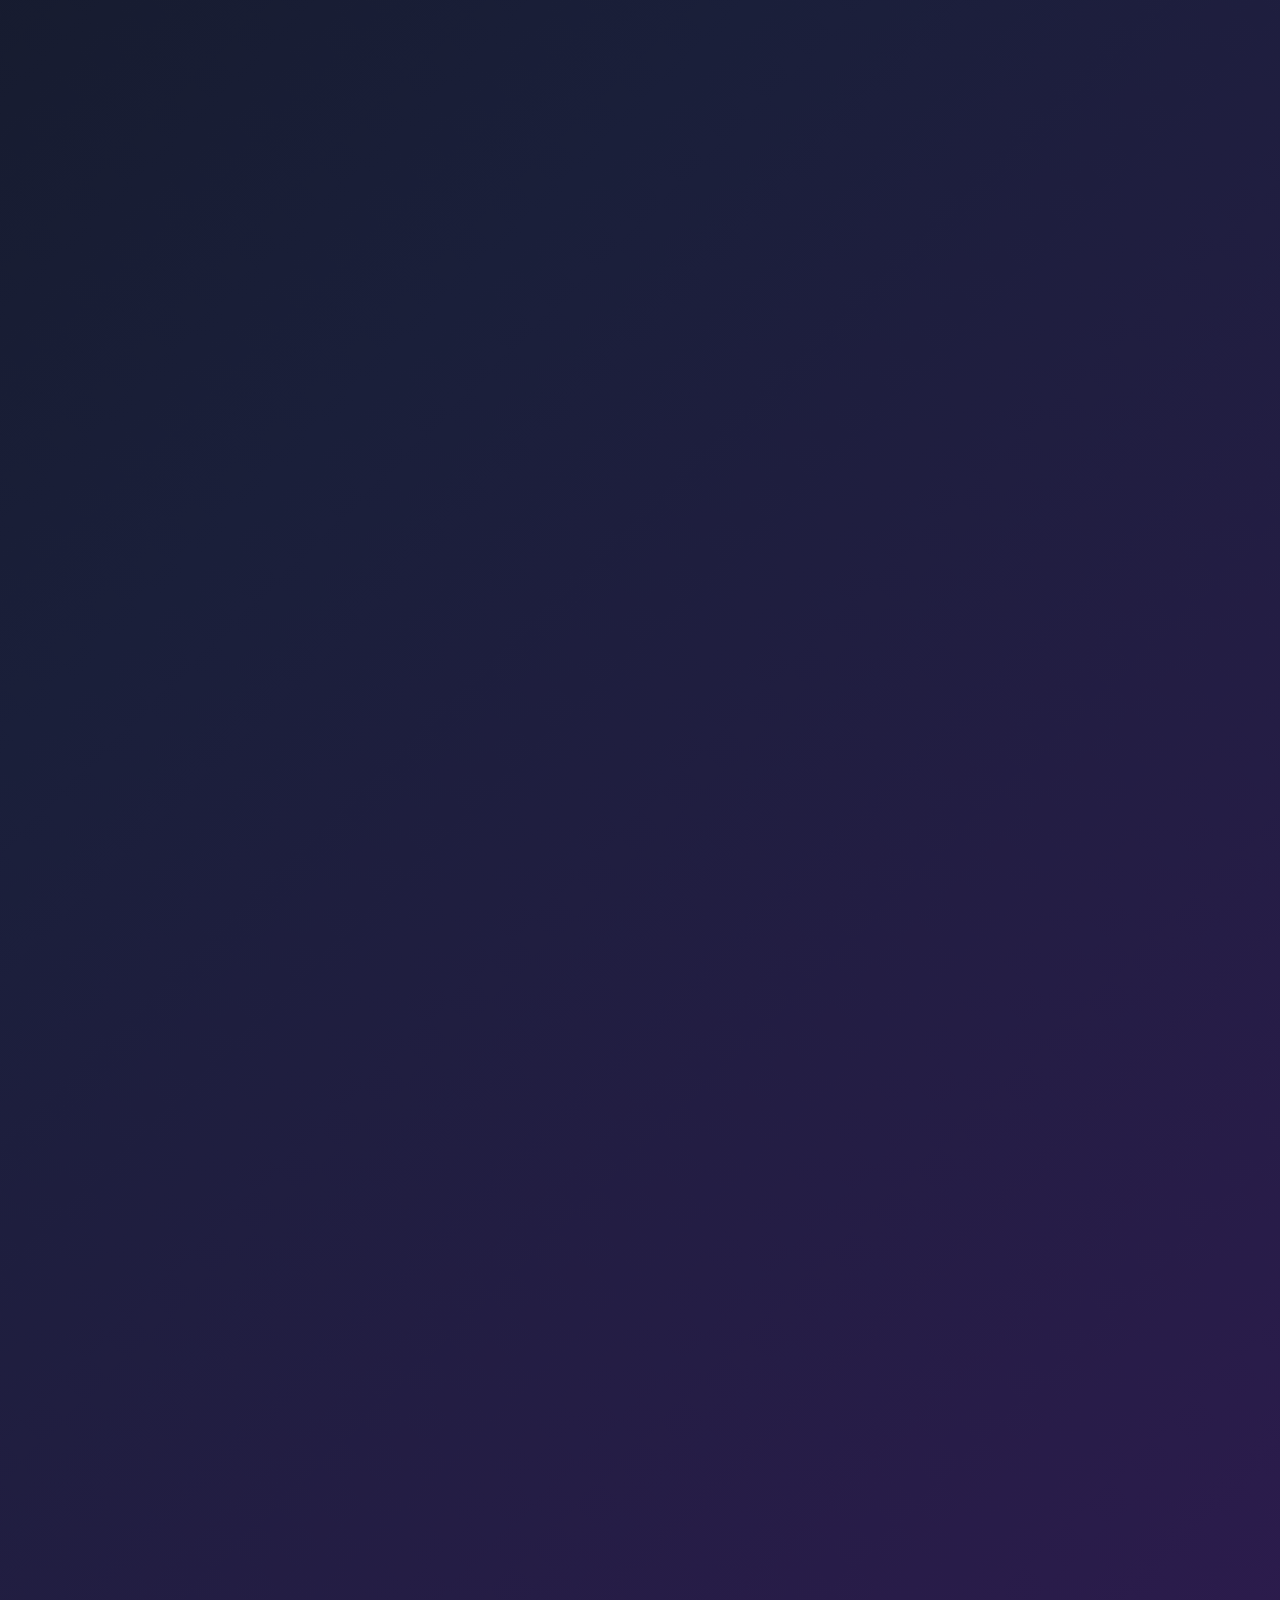
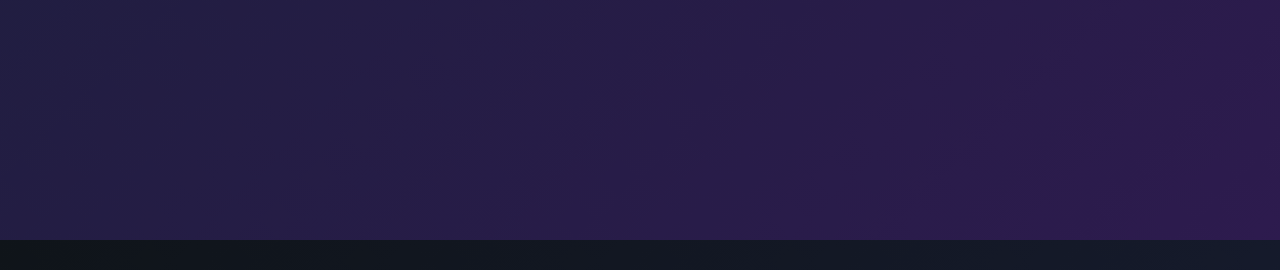
<file: frontend/candidate/resume-upload.html>
<!DOCTYPE html>
<html lang="en">
<head>
  <meta charset="UTF-8">
  <meta name="viewport" content="width=device-width, initial-scale=1.0">
  <title>Resume Upload - AI Resume Matcher</title>
  <link rel="icon" type="image/x-icon" href="/favicon.ico">
  <link rel="stylesheet" href="../css/style.css">
  <link rel="stylesheet" href="candidate-style.css">
  <link href="https://fonts.googleapis.com/css2?family=Roboto:wght@400;500;700&display=swap" rel="stylesheet">
</head>
<body>
  <!-- Navbar -->
  <nav class="navbar">
    <div class="container navbar-container">
      <div class="nav-brand">
        <a href="../index.html" class="gradient-text-link"><h2 class="gradient-text">AI Resume Matcher</h2></a>
      </div>
      <ul class="nav-menu">
        <li><a href="job-listing.html">Browse Jobs</a></li>
        <li><a href="resume-upload.html" class="active">My Resume</a></li>
        <li><a href="applications.html">My Applications</a></li>
        <li><a href="../index.html">Logout</a></li>
      </ul>
    </div>
  </nav>

  <!-- Resume Upload Content -->
  <div class="page-container">
    <div class="container">
      <div class="page-header">
        <h1>My Resume</h1>
        <p>Upload and manage your resume to get matched with the best opportunities</p>
      </div>

      <div class="resume-section">
        <!-- Upload Section -->
        <div class="upload-card">
          <h3>Upload Your Resume</h3>
          <p style="color: rgba(255, 255, 255, 0.8); margin-bottom: 1.5rem; text-align: center;">
            Simply upload your resume and our AI will automatically extract all your information for job matching
          </p>
          <div class="upload-area" id="uploadArea">
            <div class="upload-icon">📄</div>
            <p class="upload-text">Drag and drop your resume here</p>
            <p class="upload-subtext">or</p>
            <label for="fileInput" class="btn btn-primary">Browse Files</label>
            <input type="file" id="fileInput" accept=".pdf,.doc,.docx" style="display: none;">
            <p class="upload-info">📄 PDF format preferred | Supported: PDF, DOC, DOCX (Max 5MB)</p>
          </div>
          <div class="uploaded-file" id="uploadedFile" style="display: none;">
            <div class="file-info">
              <span class="file-icon">📄</span>
              <div class="file-details">
                <span class="file-name" id="fileName"></span>
                <span class="file-size" id="fileSize"></span>
              </div>
            </div>
            <button class="btn-remove" id="removeFile">✕</button>
          </div>
          <div class="form-actions" style="margin-top: 2rem;">
            <button type="button" class="btn btn-outline" onclick="window.location.href='job-listing.html'">Back to Jobs</button>
            <button type="button" class="btn btn-primary" id="submitResume" disabled>Submit Resume</button>
          </div>
        </div>

        <!-- AI Processing Info -->
        <div class="resume-info-card" style="text-align: center;">
          <div style="font-size: 3rem; margin-bottom: 1rem;">🤖</div>
          <h3>AI-Powered Resume Analysis</h3>
          <p style="color: rgba(255, 255, 255, 0.8); line-height: 1.8; margin: 1.5rem 0;">
            Our advanced AI technology will automatically analyze your resume and extract:
          </p>
          <div style="text-align: left; max-width: 500px; margin: 0 auto;">
            <div style="margin: 1rem 0; padding: 0.75rem; background: rgba(74, 158, 255, 0.1); border-radius: 8px; border-left: 3px solid #4a9eff;">
              <strong style="color: #4a9eff;">✓ Personal Information</strong>
              <p style="margin: 0.25rem 0 0 0; font-size: 0.9rem; color: rgba(255, 255, 255, 0.7);">Name, contact details, location</p>
            </div>
            <div style="margin: 1rem 0; padding: 0.75rem; background: rgba(74, 158, 255, 0.1); border-radius: 8px; border-left: 3px solid #4a9eff;">
              <strong style="color: #4a9eff;">✓ Education & Qualifications</strong>
              <p style="margin: 0.25rem 0 0 0; font-size: 0.9rem; color: rgba(255, 255, 255, 0.7);">Degrees, certifications, universities</p>
            </div>
            <div style="margin: 1rem 0; padding: 0.75rem; background: rgba(74, 158, 255, 0.1); border-radius: 8px; border-left: 3px solid #4a9eff;">
              <strong style="color: #4a9eff;">✓ Work Experience</strong>
              <p style="margin: 0.25rem 0 0 0; font-size: 0.9rem; color: rgba(255, 255, 255, 0.7);">Job history, roles, responsibilities</p>
            </div>
            <div style="margin: 1rem 0; padding: 0.75rem; background: rgba(74, 158, 255, 0.1); border-radius: 8px; border-left: 3px solid #4a9eff;">
              <strong style="color: #4a9eff;">✓ Skills & Expertise</strong>
              <p style="margin: 0.25rem 0 0 0; font-size: 0.9rem; color: rgba(255, 255, 255, 0.7);">Technical skills, languages, tools</p>
            </div>
          </div>
          <p style="color: rgba(255, 255, 255, 0.6); margin-top: 2rem; font-size: 0.9rem;">
            💡 <strong>Tip:</strong> Make sure your resume is well-formatted for best results
          </p>
        </div>
      </div>
    </div>
  </div>

  <script src="../config.js"></script>
  <script src="../js/auth.js"></script>
  <script>
    // Protect this page - require authentication
    window.auth.requireAuth();
  </script>
  <script src="resume-upload.js?v=2"></script>
  <script src="candidate-main.js"></script>
</body>
</html>
</file>
<file: frontend/candidate/candidate-style.css>
/* Candidate Portal Styles */

/* Login & Register Pages */
.login-container {
  min-height: 100vh;
  display: flex;
  align-items: center;
  justify-content: center;
  padding: 2rem;
  background: linear-gradient(135deg, #0f1419 0%, #1a1f3a 50%, #2d1b4e 100%);
}

.login-card {
  background: rgba(255, 255, 255, 0.08);
  backdrop-filter: blur(20px);
  -webkit-backdrop-filter: blur(20px);
  border-radius: 20px;
  padding: 3rem;
  width: 100%;
  max-width: 500px;
  box-shadow: 0 8px 32px rgba(0, 0, 0, 0.3);
  border: 1px solid rgba(255, 255, 255, 0.1);
}

.login-header {
  text-align: center;
  margin-bottom: 2rem;
}

.login-header .logo-link {
  text-decoration: none;
  display: inline-block;
  margin-bottom: 1rem;
}

.login-header h3 {
  color: white;
  font-size: 1.75rem;
  margin-bottom: 0.5rem;
  font-weight: 600;
}

.login-header p {
  color: rgba(255, 255, 255, 0.7);
  font-size: 0.95rem;
}

.login-form {
  margin-bottom: 1.5rem;
}

.form-group {
  margin-bottom: 1.5rem;
}

.form-group label {
  display: block;
  color: rgba(255, 255, 255, 0.9);
  margin-bottom: 0.5rem;
  font-weight: 500;
  font-size: 0.9rem;
}

.form-group input,
.form-group select,
.form-group textarea {
  width: 100%;
  padding: 0.75rem 1rem;
  border-radius: 8px;
  border: 1px solid rgba(255, 255, 255, 0.3);
  background: rgba(255, 255, 255, 0.15);
  color: white;
  font-size: 0.95rem;
  transition: all 0.3s ease;
  font-family: inherit;
}

.form-group select {
  appearance: none;
  -webkit-appearance: none;
  -moz-appearance: none;
  background-image: url("data:image/svg+xml,%3Csvg xmlns='http://www.w3.org/2000/svg' width='12' height='12' viewBox='0 0 12 12'%3E%3Cpath fill='white' d='M6 9L1 4h10z'/%3E%3C/svg%3E");
  background-repeat: no-repeat;
  background-position: right 1rem center;
  padding-right: 2.5rem;
  cursor: pointer;
}

.form-group select option {
  background: #1a1f3a;
  color: white;
  padding: 0.5rem;
}

.form-group select:hover {
  background-color: rgba(255, 255, 255, 0.2);
}

.form-group input::placeholder,
.form-group textarea::placeholder {
  color: rgba(255, 255, 255, 0.5);
}

.form-group input:focus,
.form-group select:focus,
.form-group textarea:focus {
  outline: none;
  border-color: #4a9eff;
  background: rgba(255, 255, 255, 0.2);
  box-shadow: 0 0 0 3px rgba(74, 158, 255, 0.1);
}

.form-group select:focus {
  background-color: rgba(255, 255, 255, 0.2);
  background-image: url("data:image/svg+xml,%3Csvg xmlns='http://www.w3.org/2000/svg' width='12' height='12' viewBox='0 0 12 12'%3E%3Cpath fill='%234a9eff' d='M6 9L1 4h10z'/%3E%3C/svg%3E");
}

.form-group textarea {
  resize: vertical;
  min-height: 100px;
}

.form-group small {
  display: block;
  margin-top: 0.5rem;
  color: rgba(255, 255, 255, 0.6);
  font-size: 0.85rem;
}

.form-row {
  display: grid;
  grid-template-columns: 1fr 1fr;
  gap: 1rem;
}

.form-options {
  display: flex;
  justify-content: space-between;
  align-items: center;
  margin-bottom: 1.5rem;
  font-size: 0.9rem;
}

.checkbox-label {
  display: flex;
  align-items: center;
  gap: 0.5rem;
  color: rgba(255, 255, 255, 0.8);
  cursor: pointer;
  font-size: 0.9rem;
}

.checkbox-label input[type="checkbox"] {
  width: auto;
  cursor: pointer;
}

.checkbox-label a {
  color: #4a9eff;
  text-decoration: none;
}

.forgot-link {
  color: #4a9eff;
  text-decoration: none;
  transition: color 0.3s ease;
}

.forgot-link:hover {
  color: #00d4ff;
}

.btn-full {
  width: 100%;
  padding: 0.875rem;
  font-size: 1rem;
}

.login-footer {
  text-align: center;
  color: rgba(255, 255, 255, 0.7);
  font-size: 0.9rem;
}

.login-footer a {
  color: #4a9eff;
  text-decoration: none;
  transition: color 0.3s ease;
}

.login-footer a:hover {
  color: #00d4ff;
}

.login-footer p {
  margin-bottom: 0.5rem;
}

/* Page Container */
.page-container {
  min-height: 100vh;
  padding: 2rem 0;
  background: linear-gradient(135deg, #0f1419 0%, #1a1f3a 50%, #2d1b4e 100%);
}

.page-header {
  margin-bottom: 2.5rem;
}

.page-header h1 {
  color: white;
  font-size: 2.5rem;
  margin-bottom: 0.5rem;
  font-weight: 700;
}

.page-header p {
  color: rgba(255, 255, 255, 0.7);
  font-size: 1.1rem;
}

/* Job Listing */
.search-filter-section {
  background: rgba(255, 255, 255, 0.08);
  backdrop-filter: blur(20px);
  -webkit-backdrop-filter: blur(20px);
  border-radius: 16px;
  padding: 1.5rem;
  margin-bottom: 2rem;
  border: 1px solid rgba(255, 255, 255, 0.1);
}

.search-box {
  display: flex;
  gap: 0.75rem;
  margin-bottom: 1rem;
}

.search-input {
  flex: 1;
  padding: 0.75rem 1rem;
  border-radius: 8px;
  border: 1px solid rgba(255, 255, 255, 0.2);
  background: rgba(255, 255, 255, 0.1);
  color: white;
  font-size: 0.95rem;
}

.search-input::placeholder {
  color: rgba(255, 255, 255, 0.5);
}

.search-input:focus {
  outline: none;
  border-color: #4a9eff;
  background: rgba(255, 255, 255, 0.15);
}

.search-btn {
  padding: 0.75rem 1.5rem;
  border-radius: 8px;
  border: none;
  background: linear-gradient(135deg, #4a9eff 0%, #0066ff 100%);
  color: white;
  cursor: pointer;
  font-size: 1.2rem;
  transition: all 0.3s ease;
}

.search-btn:hover {
  transform: translateY(-2px);
  box-shadow: 0 4px 15px rgba(74, 158, 255, 0.4);
}

.filter-buttons {
  display: flex;
  gap: 1rem;
  flex-wrap: wrap;
}

.filter-select {
  padding: 0.75rem 1rem;
  border-radius: 8px;
  border: 1px solid rgba(255, 255, 255, 0.3);
  background: rgba(255, 255, 255, 0.15);
  color: white;
  font-size: 0.95rem;
  cursor: pointer;
  min-width: 180px;
  appearance: none;
  -webkit-appearance: none;
  -moz-appearance: none;
  background-image: url("data:image/svg+xml,%3Csvg xmlns='http://www.w3.org/2000/svg' width='12' height='12' viewBox='0 0 12 12'%3E%3Cpath fill='white' d='M6 9L1 4h10z'/%3E%3C/svg%3E");
  background-repeat: no-repeat;
  background-position: right 1rem center;
  padding-right: 2.5rem;
}

.filter-select:focus {
  outline: none;
  border-color: #4a9eff;
  background-color: rgba(255, 255, 255, 0.2);
  box-shadow: 0 0 0 3px rgba(74, 158, 255, 0.1);
}

.filter-select option {
  background: #1a1f3a;
  color: white;
  padding: 0.5rem;
}

.filter-select:hover {
  background-color: rgba(255, 255, 255, 0.2);
}

.jobs-grid {
  display: grid;
  grid-template-columns: repeat(auto-fill, minmax(350px, 1fr));
  gap: 1.5rem;
}

.job-card {
  background: rgba(255, 255, 255, 0.08);
  backdrop-filter: blur(20px);
  -webkit-backdrop-filter: blur(20px);
  border-radius: 16px;
  padding: 1.5rem;
  border: 1px solid rgba(255, 255, 255, 0.1);
  transition: all 0.3s ease;
  box-shadow: 0 8px 32px rgba(0, 0, 0, 0.3);
}

.job-card:hover {
  transform: translateY(-5px);
  border-color: rgba(74, 158, 255, 0.3);
  box-shadow: 0 12px 40px rgba(74, 158, 255, 0.2);
}

.job-header {
  display: flex;
  justify-content: space-between;
  align-items: flex-start;
  margin-bottom: 1rem;
  padding-bottom: 1rem;
  border-bottom: 1px solid rgba(255, 255, 255, 0.1);
}

.job-title-section h3 {
  color: white;
  font-size: 1.25rem;
  margin-bottom: 0.25rem;
  font-weight: 600;
}

.company-name {
  color: rgba(255, 255, 255, 0.7);
  font-size: 0.9rem;
}

.job-type {
  background: rgba(74, 158, 255, 0.2);
  color: #4a9eff;
  padding: 0.35rem 0.75rem;
  border-radius: 6px;
  font-size: 0.85rem;
  font-weight: 500;
  white-space: nowrap;
}

.job-details {
  margin-bottom: 1rem;
}

.job-detail-item {
  display: flex;
  align-items: center;
  gap: 0.5rem;
  color: rgba(255, 255, 255, 0.8);
  font-size: 0.9rem;
  margin-bottom: 0.5rem;
}

.detail-icon {
  font-size: 1rem;
}

.job-skills {
  display: flex;
  flex-wrap: wrap;
  gap: 0.5rem;
  margin-bottom: 1rem;
}

.skill-badge {
  background: rgba(74, 158, 255, 0.2);
  color: #4a9eff;
  padding: 0.35rem 0.75rem;
  border-radius: 6px;
  font-size: 0.85rem;
  font-weight: 500;
  border: 1px solid rgba(74, 158, 255, 0.3);
}

.job-description {
  margin-bottom: 1.5rem;
}

.job-description p {
  color: rgba(255, 255, 255, 0.8);
  font-size: 0.9rem;
  line-height: 1.6;
}

.job-actions {
  display: flex;
  gap: 0.75rem;
  padding-top: 1rem;
  border-top: 1px solid rgba(255, 255, 255, 0.1);
}

.job-actions .btn {
  flex: 1;
}

/* Resume Upload */
.resume-section {
  display: grid;
  gap: 2rem;
}

.upload-card,
.resume-info-card {
  background: rgba(255, 255, 255, 0.08);
  backdrop-filter: blur(20px);
  -webkit-backdrop-filter: blur(20px);
  border-radius: 20px;
  padding: 2.5rem;
  border: 1px solid rgba(255, 255, 255, 0.1);
  box-shadow: 0 8px 32px rgba(0, 0, 0, 0.3);
}

.upload-card h3,
.resume-info-card h3 {
  color: white;
  font-size: 1.5rem;
  margin-bottom: 1.5rem;
  font-weight: 600;
}

.upload-area {
  border: 2px dashed rgba(255, 255, 255, 0.2);
  border-radius: 12px;
  padding: 3rem 2rem;
  text-align: center;
  transition: all 0.3s ease;
  cursor: pointer;
}

.upload-area:hover {
  border-color: #4a9eff;
  background: rgba(74, 158, 255, 0.05);
}

.upload-icon {
  font-size: 3rem;
  margin-bottom: 1rem;
}

.upload-text {
  color: white;
  font-size: 1.1rem;
  margin-bottom: 0.5rem;
  font-weight: 500;
}

.upload-subtext {
  color: rgba(255, 255, 255, 0.6);
  margin-bottom: 1rem;
}

.upload-info {
  color: rgba(255, 255, 255, 0.6);
  font-size: 0.85rem;
  margin-top: 1rem;
}

.uploaded-file {
  display: flex;
  align-items: center;
  justify-content: space-between;
  background: rgba(74, 158, 255, 0.1);
  border: 1px solid rgba(74, 158, 255, 0.3);
  border-radius: 12px;
  padding: 1rem 1.5rem;
}

.file-info {
  display: flex;
  align-items: center;
  gap: 1rem;
}

.file-icon {
  font-size: 2rem;
}

.file-details {
  display: flex;
  flex-direction: column;
  gap: 0.25rem;
}

.file-name {
  color: white;
  font-weight: 500;
  font-size: 0.95rem;
}

.file-size {
  color: rgba(255, 255, 255, 0.6);
  font-size: 0.85rem;
}

.btn-remove {
  background: rgba(255, 107, 157, 0.2);
  color: #ff6b9d;
  border: 1px solid rgba(255, 107, 157, 0.3);
  border-radius: 6px;
  padding: 0.5rem 0.75rem;
  cursor: pointer;
  font-size: 1.2rem;
  transition: all 0.3s ease;
}

.btn-remove:hover {
  background: rgba(255, 107, 157, 0.3);
}

.resume-form {
  margin-top: 1rem;
}

.form-section {
  margin-bottom: 2rem;
  padding-bottom: 2rem;
  border-bottom: 1px solid rgba(255, 255, 255, 0.1);
}

.form-section:last-child {
  border-bottom: none;
  margin-bottom: 0;
  padding-bottom: 0;
}

.form-section h4 {
  color: white;
  font-size: 1.25rem;
  margin-bottom: 1.5rem;
  font-weight: 600;
}

.form-actions {
  display: flex;
  gap: 1rem;
  justify-content: flex-end;
  margin-top: 2rem;
}

/* Navbar Active State */
.nav-menu a.active {
  color: #4a9eff;
  background-color: rgba(74, 158, 255, 0.1);
}

/* Responsive */
@media (max-width: 768px) {
  .login-card {
    padding: 2rem;
  }

  .form-row {
    grid-template-columns: 1fr;
  }

  .jobs-grid {
    grid-template-columns: 1fr;
  }

  .search-box {
    flex-direction: column;
  }

  .search-btn {
    width: 100%;
  }

  .filter-buttons {
    flex-direction: column;
  }

  .filter-select {
    width: 100%;
    min-width: auto;
  }

  .job-header {
    flex-direction: column;
    gap: 0.75rem;
  }

  .job-actions {
    flex-direction: column;
  }

  .job-actions .btn {
    width: 100%;
  }
}
</file>
<file: frontend/css/style.css>
/* ------------------ Reset & Fonts ------------------ */
* {
  margin: 0;
  padding: 0;
  box-sizing: border-box;
}

html {
  scroll-behavior: smooth;
}

body {
  font-family: 'Roboto', -apple-system, BlinkMacSystemFont, 'Segoe UI', sans-serif;
  line-height: 1.6;
  color: #333;
  background: linear-gradient(135deg, #0f1419 0%, #1a1f3a 50%, #2d1b4e 100%);
  min-height: 100vh;
  overflow-x: hidden;
}

/* ------------------ Navbar ------------------ */
.navbar {
  background: rgba(15, 20, 25, 0.8);
  backdrop-filter: blur(20px);
  -webkit-backdrop-filter: blur(20px);
  color: #fff;
  padding: 1rem 2rem;
  position: sticky;
  top: 0;
  z-index: 1000;
  border-bottom: 1px solid rgba(255, 255, 255, 0.1);
  transition: all 0.3s ease;
}

.navbar-container {
  display: flex;
  justify-content: space-between;
  align-items: center;
  gap: 2rem;
}

.nav-brand {
  display: flex;
  align-items: center;
  gap: 1rem;
}

.gradient-text-link {
  text-decoration: none;
  display: inline-block;
  cursor: pointer;
  transition: all 0.3s ease;
}

.gradient-text-link:hover {
  transform: scale(1.05);
}

.gradient-text {
  background: linear-gradient(135deg, #4a9eff 0%, #00d4ff 100%);
  -webkit-background-clip: text;
  -webkit-text-fill-color: transparent;
  background-clip: text;
  font-size: 1.5rem;
  font-weight: 700;
  margin: 0;
  letter-spacing: -0.5px;
}

.nav-menu {
  display: flex;
  list-style: none;
  align-items: center;
  gap: 1.5rem;
  flex: 1;
  justify-content: flex-end;
}

.nav-menu a {
  color: rgba(255, 255, 255, 0.9);
  text-decoration: none;
  padding: 0.5rem 0.8rem;
  font-weight: 500;
  border-radius: 5px;
  transition: all 0.3s ease;
}

.nav-menu a:hover:not(.btn) {
  color: #4a9eff;
  background-color: rgba(74, 158, 255, 0.1);
}

/* Button Styles */
.btn {
  display: inline-block;
  padding: 0.75rem 1.5rem;
  border-radius: 8px;
  text-decoration: none;
  font-weight: 600;
  font-size: 0.95rem;
  transition: all 0.3s cubic-bezier(0.4, 0, 0.2, 1);
  border: 2px solid transparent;
  cursor: pointer;
  position: relative;
  overflow: hidden;
}

.btn-small {
  padding: 0.6rem 1.2rem;
  font-size: 0.85rem;
}

.btn-primary {
  background: linear-gradient(135deg, #4a9eff 0%, #0066ff 100%);
  color: white;
  box-shadow: 0 4px 15px rgba(74, 158, 255, 0.4);
}

.btn-primary:hover {
  transform: translateY(-2px);
  box-shadow: 0 8px 25px rgba(74, 158, 255, 0.5);
  background: linear-gradient(135deg, #5aaeff 0%, #1076ff 100%);
}

.btn-primary:active {
  transform: translateY(0);
}

.btn:not(.btn-primary) {
  background: rgba(255, 255, 255, 0.1);
  color: rgba(255, 255, 255, 0.9);
  border: 2px solid rgba(255, 255, 255, 0.2);
  backdrop-filter: blur(10px);
}

.btn:not(.btn-primary):hover {
  background: rgba(255, 255, 255, 0.15);
  border-color: rgba(255, 255, 255, 0.4);
  color: white;
  transform: translateY(-2px);
}

.btn-outline {
  background: transparent;
  color: rgba(255, 255, 255, 0.9);
  border: 2px solid rgba(255, 255, 255, 0.3);
}

.btn-outline:hover {
  background: rgba(255, 255, 255, 0.1);
  border-color: rgba(255, 255, 255, 0.5);
  color: white;
}

.hero-buttons {
  display: flex;
  gap: 1rem;
  justify-content: center;
  flex-wrap: wrap;
  animation: fadeInUp 0.8s ease-out 0.4s both;
}

.nav-actions {
  display: flex;
  align-items: center;
  gap: 1rem;
}

.btn-get-more {
  background: linear-gradient(135deg, #4a9eff 0%, #0066ff 100%);
  color: white;
  padding: 0.6rem 1.2rem;
  border-radius: 6px;
  text-decoration: none;
  font-weight: 600;
  font-size: 0.9rem;
  transition: all 0.3s ease;
  box-shadow: 0 4px 12px rgba(74, 158, 255, 0.3);
}

.btn-get-more:hover {
  transform: translateY(-2px);
  box-shadow: 0 6px 18px rgba(74, 158, 255, 0.4);
}

.icon-btn {
  background: transparent;
  border: none;
  color: white;
  font-size: 1.2rem;
  cursor: pointer;
  padding: 0.5rem;
  border-radius: 50%;
  transition: all 0.3s ease;
  width: 36px;
  height: 36px;
  display: flex;
  align-items: center;
  justify-content: center;
}

.icon-btn:hover {
  background: rgba(255, 255, 255, 0.1);
}

.pinterest-icon {
  background: #e60023;
  color: white;
  font-weight: 700;
}

/* ------------------ Hero Section ------------------ */
.hero {
  background: transparent;
  color: white;
  padding: 6rem 2rem 8rem;
  min-height: 90vh;
  display: flex;
  align-items: center;
  position: relative;
  overflow: hidden;
}

.hero::before {
  content: '';
  position: absolute;
  top: 0;
  left: 0;
  right: 0;
  bottom: 0;
  background: radial-gradient(circle at 20% 50%, rgba(74, 158, 255, 0.1) 0%, transparent 50%),
              radial-gradient(circle at 80% 80%, rgba(255, 107, 157, 0.1) 0%, transparent 50%);
  pointer-events: none;
}

.hero-container {
  display: grid;
  grid-template-columns: 1fr 1fr;
  gap: 4rem;
  align-items: center;
}

.hero-content {
  z-index: 10;
  position: relative;
  max-width: 800px;
  margin: 0 auto;
  text-align: center;
}

.hero h1 {
  font-size: clamp(2.5rem, 5vw, 4.5rem);
  margin-bottom: 1.5rem;
  font-weight: 700;
  background: linear-gradient(135deg, #4a9eff 0%, #00d4ff 100%);
  -webkit-background-clip: text;
  -webkit-text-fill-color: transparent;
  background-clip: text;
  line-height: 1.2;
  letter-spacing: -1px;
  animation: fadeInUp 0.8s ease-out;
}

.hero .lead {
  font-size: clamp(1rem, 2vw, 1.25rem);
  color: rgba(255, 255, 255, 0.85);
  margin-bottom: 2.5rem;
  line-height: 1.7;
  max-width: 600px;
  margin-left: auto;
  margin-right: auto;
  animation: fadeInUp 0.8s ease-out 0.2s both;
}

@keyframes fadeInUp {
  from {
    opacity: 0;
    transform: translateY(30px);
  }
  to {
    opacity: 1;
    transform: translateY(0);
  }
}

.hero-description {
  font-size: 1.2rem;
  margin-bottom: 1rem;
  color: rgba(255, 255, 255, 0.8);
  line-height: 1.6;
}

.hero-discount {
  font-size: 1rem;
  color: rgba(255, 255, 255, 0.7);
  margin-bottom: 2rem;
}

.btn-signup {
  display: inline-block;
  padding: 1rem 2.5rem;
  background: linear-gradient(135deg, #ff6b9d 0%, #c44569 100%);
  color: white;
  text-decoration: none;
  font-weight: 700;
  font-size: 1rem;
  border-radius: 8px;
  transition: all 0.3s ease;
  box-shadow: 0 6px 20px rgba(255, 107, 157, 0.4);
  letter-spacing: 1px;
}

.btn-signup:hover {
  transform: translateY(-3px);
  box-shadow: 0 8px 25px rgba(255, 107, 157, 0.5);
}

/* Isometric Illustration */
.hero-illustration {
  position: relative;
  height: 500px;
  display: flex;
  align-items: center;
  justify-content: center;
}

.isometric-scene {
  position: relative;
  width: 100%;
  height: 100%;
  transform-style: preserve-3d;
  perspective: 1000px;
}

.iso-drone {
  position: absolute;
  top: 10%;
  left: 50%;
  transform: translateX(-50%) rotateX(60deg) rotateZ(-45deg);
  width: 60px;
  height: 60px;
  background: linear-gradient(135deg, #4a9eff 0%, #0066ff 100%);
  border-radius: 50%;
  box-shadow: 0 10px 30px rgba(74, 158, 255, 0.5);
  z-index: 5;
}

.iso-drone::before,
.iso-drone::after {
  content: '';
  position: absolute;
  width: 80px;
  height: 80px;
  border: 2px solid rgba(74, 158, 255, 0.3);
  border-radius: 50%;
  top: 50%;
  left: 50%;
  transform: translate(-50%, -50%);
}

.iso-monitor {
  position: absolute;
  top: 20%;
  left: 50%;
  transform: translateX(-50%) rotateX(60deg) rotateZ(-45deg);
  width: 200px;
  height: 150px;
  background: linear-gradient(135deg, #4a9eff 0%, #0066ff 100%);
  border-radius: 8px;
  box-shadow: 0 15px 40px rgba(74, 158, 255, 0.4);
  z-index: 3;
}

.iso-screen {
  width: 100%;
  height: 100%;
  background: rgba(0, 0, 0, 0.3);
  border-radius: 8px;
  padding: 1rem;
  display: flex;
  flex-direction: column;
  gap: 0.5rem;
}

.profile-cards {
  display: flex;
  flex-direction: column;
  gap: 0.5rem;
}

.profile-card {
  background: rgba(255, 255, 255, 0.1);
  padding: 0.5rem;
  border-radius: 4px;
  display: flex;
  align-items: center;
  gap: 0.5rem;
}

.profile-icon {
  font-size: 1.2rem;
}

.stars {
  color: #ffd700;
  font-size: 0.8rem;
}

.iso-person {
  position: absolute;
  bottom: -30px;
  left: 50%;
  transform: translateX(-50%);
  width: 40px;
  height: 40px;
  background: linear-gradient(135deg, #ff6b9d 0%, #c44569 100%);
  border-radius: 50% 50% 50% 50% / 60% 60% 40% 40%;
  box-shadow: 0 5px 15px rgba(255, 107, 157, 0.4);
}

.iso-platform {
  position: absolute;
  bottom: 10%;
  left: 50%;
  transform: translateX(-50%) rotateX(60deg) rotateZ(-45deg);
  width: 250px;
  height: 20px;
  background: linear-gradient(135deg, #4a9eff 0%, #0066ff 100%);
  box-shadow: 0 10px 30px rgba(74, 158, 255, 0.3);
  z-index: 1;
}

.iso-cube {
  position: absolute;
  transform: rotateX(60deg) rotateZ(-45deg);
  width: 60px;
  height: 60px;
  background: linear-gradient(135deg, #ff6b9d 0%, #c44569 100%);
  box-shadow: 0 10px 25px rgba(255, 107, 157, 0.4);
  z-index: 2;
}

.cube-1 {
  bottom: 15%;
  left: 20%;
}

.cube-2 {
  bottom: 20%;
  right: 25%;
}

.cube-3 {
  bottom: 25%;
  left: 60%;
}

/* ------------------ Sections ------------------ */
.section-title {
  text-align: center;
  font-size: clamp(1.75rem, 4vw, 2.5rem);
  margin-bottom: 3rem;
  color: white;
  font-weight: 700;
  letter-spacing: -0.5px;
  position: relative;
  display: block;
  width: 100%;
}

.section-title::after {
  content: '';
  position: absolute;
  bottom: -10px;
  left: 50%;
  transform: translateX(-50%);
  width: 60px;
  height: 4px;
  background: linear-gradient(135deg, #4a9eff 0%, #00d4ff 100%);
  border-radius: 2px;
}

.about, .features, .how-it-works {
  padding: 6rem 2rem;
  position: relative;
}

.about {
  background: rgba(255, 255, 255, 0.02);
}

.features {
  background: rgba(255, 255, 255, 0.03);
}

.how-it-works {
  background: rgba(255, 255, 255, 0.02);
}

.container {
  max-width: 1200px;
  margin: auto;
  padding: 0 1rem;
}

/* About Section */
.about-content {
  display: flex;
  flex-wrap: wrap;
  gap: 2rem;
}

.about-text {
  flex: 2;
  background: rgba(255, 255, 255, 0.08);
  backdrop-filter: blur(20px);
  -webkit-backdrop-filter: blur(20px);
  padding: 2.5rem;
  border-radius: 16px;
  box-shadow: 0 8px 32px rgba(0, 0, 0, 0.3);
  color: rgba(255, 255, 255, 0.9);
  border: 1px solid rgba(255, 255, 255, 0.1);
  transition: all 0.3s ease;
}

.about-text:hover {
  transform: translateY(-5px);
  box-shadow: 0 12px 40px rgba(0, 0, 0, 0.4);
  border-color: rgba(74, 158, 255, 0.3);
}

.about-text h3 {
  font-size: 1.5rem;
  margin-bottom: 1rem;
  color: white;
  font-weight: 600;
}

.about-text p {
  margin-bottom: 1rem;
  line-height: 1.8;
  color: rgba(255, 255, 255, 0.85);
}

.about-stats {
  flex: 1;
  display: flex;
  flex-direction: column;
  gap: 1rem;
}

.stat-card {
  background: linear-gradient(135deg, #4a9eff 0%, #0066ff 100%);
  color: white;
  padding: 2rem 1.5rem;
  text-align: center;
  border-radius: 16px;
  font-weight: 500;
  transition: all 0.3s cubic-bezier(0.4, 0, 0.2, 1);
  box-shadow: 0 8px 25px rgba(74, 158, 255, 0.4);
  border: 1px solid rgba(255, 255, 255, 0.1);
}

.stat-card:hover {
  transform: translateY(-8px) scale(1.02);
  box-shadow: 0 12px 35px rgba(74, 158, 255, 0.5);
}

.stat-card h3 {
  font-size: 2.5rem;
  font-weight: 700;
  margin-bottom: 0.5rem;
  background: linear-gradient(135deg, #ffffff 0%, #e0f2ff 100%);
  -webkit-background-clip: text;
  -webkit-text-fill-color: transparent;
  background-clip: text;
}

.stat-card p {
  font-size: 0.95rem;
  opacity: 0.95;
  letter-spacing: 0.5px;
}

/* Features Section */
.features-grid {
  display: grid;
  grid-template-columns: repeat(3, 1fr); /* 3x3 layout */
  gap: 2rem;
}

.feature-card {
  background: rgba(255, 255, 255, 0.08);
  backdrop-filter: blur(20px);
  -webkit-backdrop-filter: blur(20px);
  padding: 2.5rem 2rem;
  border-radius: 16px;
  text-align: center;
  box-shadow: 0 8px 32px rgba(0, 0, 0, 0.3);
  transition: all 0.3s cubic-bezier(0.4, 0, 0.2, 1);
  color: rgba(255, 255, 255, 0.9);
  border: 1px solid rgba(255, 255, 255, 0.1);
  position: relative;
  overflow: hidden;
}

.feature-card::before {
  content: '';
  position: absolute;
  top: 0;
  left: 0;
  right: 0;
  height: 3px;
  background: linear-gradient(90deg, #4a9eff 0%, #00d4ff 100%);
  transform: scaleX(0);
  transition: transform 0.3s ease;
}

.feature-card:hover::before {
  transform: scaleX(1);
}

.feature-card:hover {
  transform: translateY(-8px);
  box-shadow: 0 12px 40px rgba(74, 158, 255, 0.3);
  border-color: rgba(74, 158, 255, 0.3);
  background: rgba(255, 255, 255, 0.12);
}

.feature-card h3 {
  font-size: 1.25rem;
  margin-bottom: 1rem;
  color: white;
  font-weight: 600;
}

.feature-card p {
  color: rgba(255, 255, 255, 0.8);
  line-height: 1.7;
}

.feature-icon {
  font-size: 3rem;
  margin-bottom: 1.5rem;
  display: inline-block;
  transition: transform 0.3s ease;
}

.feature-card:hover .feature-icon {
  transform: scale(1.1) rotate(5deg);
}

/* How It Works Section */
.steps {
  display: flex;
  flex-wrap: wrap;
  gap: 2rem;
  justify-content: space-between;
}

.step {
  background: rgba(255, 255, 255, 0.08);
  backdrop-filter: blur(20px);
  -webkit-backdrop-filter: blur(20px);
  flex: 1;
  padding: 2.5rem 2rem;
  border-radius: 16px;
  text-align: center;
  box-shadow: 0 8px 32px rgba(0, 0, 0, 0.3);
  transition: all 0.3s cubic-bezier(0.4, 0, 0.2, 1);
  color: rgba(255, 255, 255, 0.9);
  border: 1px solid rgba(255, 255, 255, 0.1);
  position: relative;
}

.step:hover {
  transform: translateY(-8px);
  box-shadow: 0 12px 40px rgba(74, 158, 255, 0.3);
  border-color: rgba(74, 158, 255, 0.3);
}

.step h3 {
  font-size: 1.25rem;
  margin-bottom: 0.75rem;
  color: white;
  font-weight: 600;
}

.step p {
  color: rgba(255, 255, 255, 0.8);
  line-height: 1.7;
}

.step-number {
  font-size: 3rem;
  font-weight: 700;
  background: linear-gradient(135deg, #ff6b9d 0%, #ff8c42 100%);
  -webkit-background-clip: text;
  -webkit-text-fill-color: transparent;
  background-clip: text;
  margin-bottom: 1rem;
  display: inline-block;
  width: 80px;
  height: 80px;
  line-height: 80px;
  border-radius: 50%;
  background: linear-gradient(135deg, #ff6b9d 0%, #ff8c42 100%);
  -webkit-background-clip: unset;
  -webkit-text-fill-color: white;
  background-clip: unset;
  box-shadow: 0 4px 15px rgba(255, 107, 157, 0.4);
}

/* Footer */
footer {
  background: rgba(0, 0, 0, 0.4);
  color: rgba(255, 255, 255, 0.7);
  padding: 3rem 0;
  text-align: center;
  margin-top: 4rem;
  font-weight: 400;
  backdrop-filter: blur(20px);
  -webkit-backdrop-filter: blur(20px);
  border-top: 1px solid rgba(255, 255, 255, 0.1);
}

footer .container {
  max-width: 1200px;
}

footer p {
  font-size: 0.9rem;
  letter-spacing: 0.5px;
}

/* Reveal Animation */
.reveal {
  opacity: 0;
  transform: translateY(30px);
  transition: all 0.6s ease-out;
}

.reveal.active {
  opacity: 1;
  transform: translateY(0);
}

/* Responsive */
@media (max-width: 968px) {
  .hero {
    padding: 4rem 2rem 6rem;
    min-height: 80vh;
  }

  .hero-container {
    grid-template-columns: 1fr;
    gap: 2rem;
  }

  .nav-menu {
    gap: 1rem;
  }

  .nav-menu li:last-child {
    display: none;
  }

  .about, .features, .how-it-works {
    padding: 4rem 2rem;
  }
}

@media (max-width: 768px) {
  .navbar {
    padding: 0.75rem 1rem;
  }

  .nav-menu {
    flex-wrap: wrap;
    gap: 0.75rem;
    justify-content: center;
  }

  .nav-menu li {
    font-size: 0.85rem;
  }

  .btn-small {
    padding: 0.5rem 0.9rem;
    font-size: 0.8rem;
  }

  .hero {
    padding: 3rem 1rem 4rem;
  }

  .hero-buttons {
    flex-direction: column;
    width: 100%;
  }

  .hero-buttons .btn {
    width: 100%;
    max-width: 300px;
  }

  .about-content {
    flex-direction: column;
  }

  .about-stats {
    flex-direction: row;
    flex-wrap: wrap;
  }

  .stat-card {
    flex: 1;
    min-width: 150px;
  }

  .steps {
    flex-direction: column;
  }

  .features-grid {
    grid-template-columns: 1fr;
    gap: 1.5rem;
  }

  .feature-card {
    padding: 2rem 1.5rem;
  }

  .container {
    padding: 0 1rem;
  }
}
</file>
